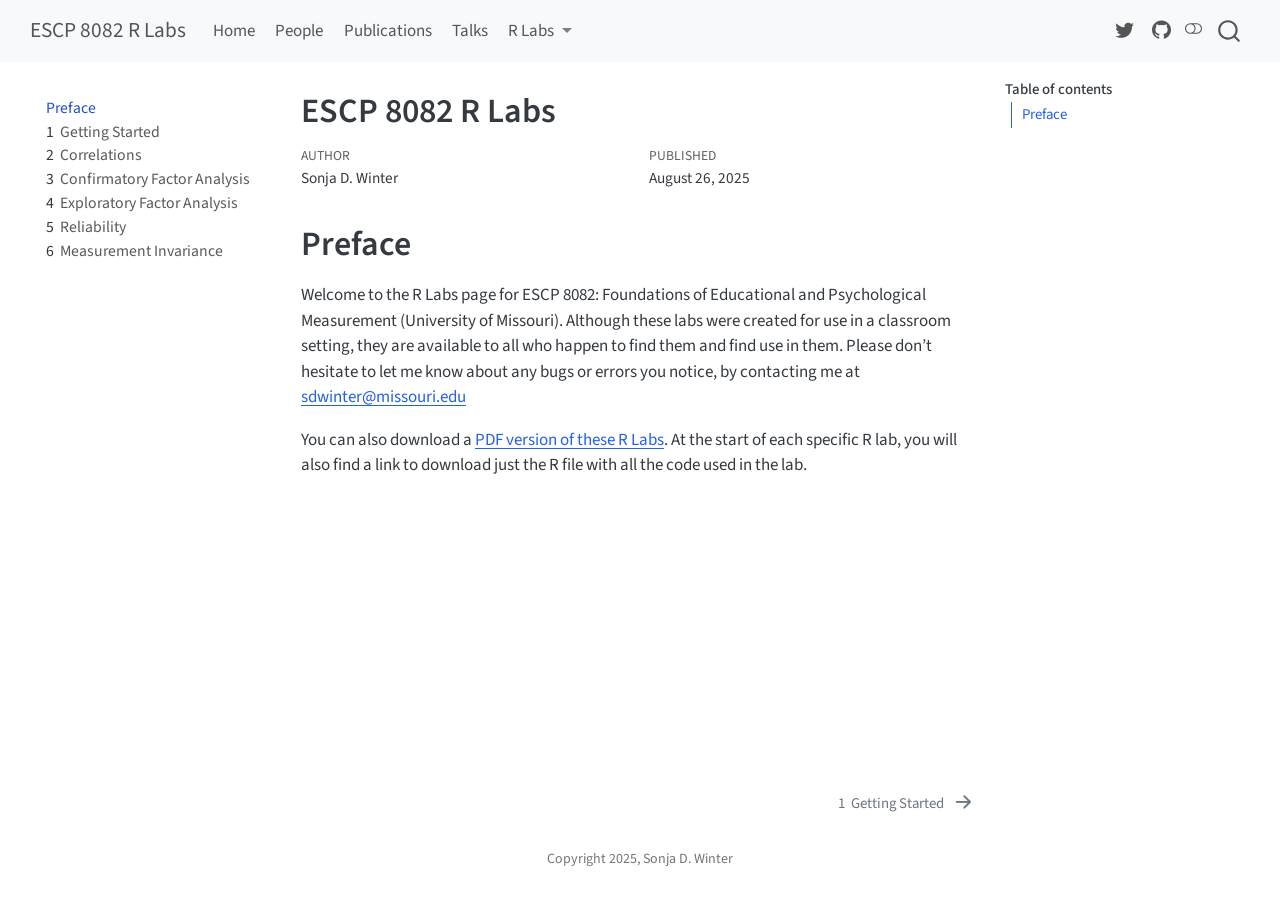
<file: index.html>
<!DOCTYPE html>
<html xmlns="http://www.w3.org/1999/xhtml" lang="en" xml:lang="en"><head>

<meta charset="utf-8">
<meta name="generator" content="quarto-1.9.37">

<meta name="viewport" content="width=device-width, initial-scale=1.0, user-scalable=yes">

<meta name="author" content="Sonja D. Winter">
<meta name="dcterms.date" content="2025-08-26">

<title>ESCP 8082 R Labs</title>
<style>
/* Default styles provided by pandoc.
** See https://pandoc.org/MANUAL.html#variables-for-html for config info.
*/
code{white-space: pre-wrap;}
span.smallcaps{font-variant: small-caps;}
div.columns{display: flex; gap: min(4vw, 1.5em);}
div.column{flex: auto; overflow-x: auto;}
div.hanging-indent{margin-left: 1.5em; text-indent: -1.5em;}
ul.task-list{list-style: none;}
ul.task-list li input[type="checkbox"] {
  width: 0.8em;
  margin: 0 0.8em 0.2em -1em; /* quarto-specific, see https://github.com/quarto-dev/quarto-cli/issues/4556 */ 
  vertical-align: middle;
}
</style>


<script src="site_libs/quarto-nav/quarto-nav.js"></script>
<script src="site_libs/quarto-nav/headroom.min.js"></script>
<script src="site_libs/clipboard/clipboard.min.js"></script>
<script src="site_libs/quarto-search/autocomplete.umd.js"></script>
<script src="site_libs/quarto-search/fuse.min.js"></script>
<script src="site_libs/quarto-search/quarto-search.js"></script>
<meta name="quarto:offset" content="./">
<link href="./gettingstarted.html" rel="next">
<script src="site_libs/quarto-html/quarto.js" type="module"></script>
<script src="site_libs/quarto-html/tabsets/tabsets.js" type="module"></script>
<script src="site_libs/quarto-html/popper.min.js"></script>
<script src="site_libs/quarto-html/tippy.umd.min.js"></script>
<script src="site_libs/quarto-html/anchor.min.js"></script>
<link href="site_libs/quarto-html/tippy.css" rel="stylesheet">
<link href="site_libs/quarto-html/quarto-syntax-highlighting-7f8f88aac4f3542376d5c11b86a4c14d.css" rel="stylesheet" class="quarto-color-scheme" id="quarto-text-highlighting-styles">
<link href="site_libs/quarto-html/quarto-syntax-highlighting-dark-d0ae9245876894da5ac7e18953ecc5cc.css" rel="stylesheet" class="quarto-color-scheme quarto-color-alternate" id="quarto-text-highlighting-styles">
<link href="site_libs/quarto-html/quarto-syntax-highlighting-7f8f88aac4f3542376d5c11b86a4c14d.css" rel="stylesheet" class="quarto-color-scheme-extra" id="quarto-text-highlighting-styles">
<script src="site_libs/bootstrap/bootstrap.min.js"></script>
<link href="site_libs/bootstrap/bootstrap-icons.css" rel="stylesheet">
<link href="site_libs/bootstrap/bootstrap-367522ac618891c39d4b2ae87ea7600e.min.css" rel="stylesheet" append-hash="true" class="quarto-color-scheme" id="quarto-bootstrap" data-mode="light">
<link href="site_libs/bootstrap/bootstrap-dark-9b00ea4fed9809d9aff1ed923f9bddb7.min.css" rel="stylesheet" append-hash="true" class="quarto-color-scheme quarto-color-alternate" id="quarto-bootstrap" data-mode="dark">
<link href="site_libs/bootstrap/bootstrap-367522ac618891c39d4b2ae87ea7600e.min.css" rel="stylesheet" append-hash="true" class="quarto-color-scheme-extra" id="quarto-bootstrap" data-mode="light">
<script id="quarto-search-options" type="application/json">{
  "location": "navbar",
  "copy-button": false,
  "collapse-after": 3,
  "panel-placement": "end",
  "type": "overlay",
  "limit": 50,
  "keyboard-shortcut": [
    "f",
    "/",
    "s"
  ],
  "show-item-context": false,
  "language": {
    "search-no-results-text": "No results",
    "search-matching-documents-text": "matching documents",
    "search-copy-link-title": "Copy link to search",
    "search-hide-matches-text": "Hide additional matches",
    "search-more-match-text": "more match in this document",
    "search-more-matches-text": "more matches in this document",
    "search-clear-button-title": "Clear",
    "search-text-placeholder": "",
    "search-detached-cancel-button-title": "Cancel",
    "search-submit-button-title": "Submit",
    "search-label": "Search"
  }
}</script>


<link rel="stylesheet" href="styles.css">
</head>

<body class="nav-sidebar floating nav-fixed quarto-light"><script id="quarto-html-before-body" type="application/javascript">
    const toggleBodyColorMode = (bsSheetEl) => {
      const mode = bsSheetEl.getAttribute("data-mode");
      const bodyEl = window.document.querySelector("body");
      if (mode === "dark") {
        bodyEl.classList.add("quarto-dark");
        bodyEl.classList.remove("quarto-light");
      } else {
        bodyEl.classList.add("quarto-light");
        bodyEl.classList.remove("quarto-dark");
      }
    }
    const toggleBodyColorPrimary = () => {
      const bsSheetEl = window.document.querySelector("link#quarto-bootstrap:not([rel=disabled-stylesheet])");
      if (bsSheetEl) {
        toggleBodyColorMode(bsSheetEl);
      }
    }
    const setColorSchemeToggle = (alternate) => {
      const toggles = window.document.querySelectorAll('.quarto-color-scheme-toggle');
      for (let i=0; i < toggles.length; i++) {
        const toggle = toggles[i];
        if (toggle) {
          if (alternate) {
            toggle.classList.add("alternate");
          } else {
            toggle.classList.remove("alternate");
          }
        }
      }
    };
    const toggleColorMode = (alternate) => {
      // Switch the stylesheets
      const primaryStylesheets = window.document.querySelectorAll('link.quarto-color-scheme:not(.quarto-color-alternate)');
      const alternateStylesheets = window.document.querySelectorAll('link.quarto-color-scheme.quarto-color-alternate');
      manageTransitions('#quarto-margin-sidebar .nav-link', false);
      if (alternate) {
        // note: dark is layered on light, we don't disable primary!
        enableStylesheet(alternateStylesheets);
        for (const sheetNode of alternateStylesheets) {
          if (sheetNode.id === "quarto-bootstrap") {
            toggleBodyColorMode(sheetNode);
          }
        }
      } else {
        disableStylesheet(alternateStylesheets);
        enableStylesheet(primaryStylesheets)
        toggleBodyColorPrimary();
      }
      manageTransitions('#quarto-margin-sidebar .nav-link', true);
      // Switch the toggles
      setColorSchemeToggle(alternate)
      // Hack to workaround the fact that safari doesn't
      // properly recolor the scrollbar when toggling (#1455)
      if (navigator.userAgent.indexOf('Safari') > 0 && navigator.userAgent.indexOf('Chrome') == -1) {
        manageTransitions("body", false);
        window.scrollTo(0, 1);
        setTimeout(() => {
          window.scrollTo(0, 0);
          manageTransitions("body", true);
        }, 40);
      }
    }
    const disableStylesheet = (stylesheets) => {
      for (let i=0; i < stylesheets.length; i++) {
        const stylesheet = stylesheets[i];
        stylesheet.rel = 'disabled-stylesheet';
      }
    }
    const enableStylesheet = (stylesheets) => {
      for (let i=0; i < stylesheets.length; i++) {
        const stylesheet = stylesheets[i];
        if(stylesheet.rel !== 'stylesheet') { // for Chrome, which will still FOUC without this check
          stylesheet.rel = 'stylesheet';
        }
      }
    }
    const manageTransitions = (selector, allowTransitions) => {
      const els = window.document.querySelectorAll(selector);
      for (let i=0; i < els.length; i++) {
        const el = els[i];
        if (allowTransitions) {
          el.classList.remove('notransition');
        } else {
          el.classList.add('notransition');
        }
      }
    }
    const isFileUrl = () => {
      return window.location.protocol === 'file:';
    }
    const hasAlternateSentinel = () => {
      let styleSentinel = getColorSchemeSentinel();
      if (styleSentinel !== null) {
        return styleSentinel === "alternate";
      } else {
        return false;
      }
    }
    const setStyleSentinel = (alternate) => {
      const value = alternate ? "alternate" : "default";
      if (!isFileUrl()) {
        window.localStorage.setItem("quarto-color-scheme", value);
      } else {
        localAlternateSentinel = value;
      }
    }
    const getColorSchemeSentinel = () => {
      if (!isFileUrl()) {
        const storageValue = window.localStorage.getItem("quarto-color-scheme");
        return storageValue != null ? storageValue : localAlternateSentinel;
      } else {
        return localAlternateSentinel;
      }
    }
    const toggleGiscusIfUsed = (isAlternate, darkModeDefault) => {
      const baseTheme = document.querySelector('#giscus-base-theme')?.value ?? 'light';
      const alternateTheme = document.querySelector('#giscus-alt-theme')?.value ?? 'dark';
      let newTheme = '';
      if(authorPrefersDark) {
        newTheme = isAlternate ? baseTheme : alternateTheme;
      } else {
        newTheme = isAlternate ? alternateTheme : baseTheme;
      }
      const changeGiscusTheme = () => {
        // From: https://github.com/giscus/giscus/issues/336
        const sendMessage = (message) => {
          const iframe = document.querySelector('iframe.giscus-frame');
          if (!iframe) return;
          iframe.contentWindow.postMessage({ giscus: message }, 'https://giscus.app');
        }
        sendMessage({
          setConfig: {
            theme: newTheme
          }
        });
      }
      const isGiscussLoaded = window.document.querySelector('iframe.giscus-frame') !== null;
      if (isGiscussLoaded) {
        changeGiscusTheme();
      }
    };
    const authorPrefersDark = false;
    const darkModeDefault = authorPrefersDark;
      document.querySelector('link#quarto-text-highlighting-styles.quarto-color-scheme-extra').rel = 'disabled-stylesheet';
      document.querySelector('link#quarto-bootstrap.quarto-color-scheme-extra').rel = 'disabled-stylesheet';
    let localAlternateSentinel = darkModeDefault ? 'alternate' : 'default';
    // Dark / light mode switch
    window.quartoToggleColorScheme = () => {
      // Read the current dark / light value
      let toAlternate = !hasAlternateSentinel();
      toggleColorMode(toAlternate);
      setStyleSentinel(toAlternate);
      toggleGiscusIfUsed(toAlternate, darkModeDefault);
      window.dispatchEvent(new Event('resize'));
    };
    // Switch to dark mode if need be
    if (hasAlternateSentinel()) {
      toggleColorMode(true);
    } else {
      toggleColorMode(false);
    }
  </script>

<div id="quarto-search-results"></div>
  <header id="quarto-header" class="headroom fixed-top">
    <nav class="navbar navbar-expand-lg " data-bs-theme="dark">
      <div class="navbar-container container-fluid">
      <div class="navbar-brand-container mx-auto">
    <a class="navbar-brand" href="./index.html">
    <span class="navbar-title">ESCP 8082 R Labs</span>
    </a>
  </div>
            <div id="quarto-search" class="" title="Search"></div>
          <button class="navbar-toggler" type="button" data-bs-toggle="collapse" data-bs-target="#navbarCollapse" aria-controls="navbarCollapse" role="menu" aria-expanded="false" aria-label="Toggle navigation" onclick="if (window.quartoToggleHeadroom) { window.quartoToggleHeadroom(); }">
  <span class="navbar-toggler-icon"></span>
</button>
          <div class="collapse navbar-collapse" id="navbarCollapse">
            <ul class="navbar-nav navbar-nav-scroll me-auto">
  <li class="nav-item">
    <a class="nav-link" href="https://winterstat.github.io/"> 
<span class="menu-text">Home</span></a>
  </li>  
  <li class="nav-item">
    <a class="nav-link" href="https://winterstat.github.io/people.html"> 
<span class="menu-text">People</span></a>
  </li>  
  <li class="nav-item">
    <a class="nav-link" href="https://winterstat.github.io/publications.html"> 
<span class="menu-text">Publications</span></a>
  </li>  
  <li class="nav-item">
    <a class="nav-link" href="https://winterstat.github.io/talks.html"> 
<span class="menu-text">Talks</span></a>
  </li>  
  <li class="nav-item dropdown ">
    <a class="nav-link dropdown-toggle" href="#" id="nav-menu-r-labs" role="link" data-bs-toggle="dropdown" aria-expanded="false">
 <span class="menu-text">R Labs</span>
    </a>
    <ul class="dropdown-menu" aria-labelledby="nav-menu-r-labs">    
        <li>
    <a class="dropdown-item" href="https://winterstat.github.io/escp8082_rlabs">
 <span class="dropdown-text">ESCP 8082 Foundations of Measurement</span></a>
  </li>  
        <li>
    <a class="dropdown-item" href="https://winterstat.github.io/escp9710_rlabs">
 <span class="dropdown-text">ESCP 9710 Structural Equation Modeling</span></a>
  </li>  
    </ul>
  </li>
</ul>
            <ul class="navbar-nav navbar-nav-scroll ms-auto">
  <li class="nav-item compact">
    <a class="nav-link" href="https://www.twitter.com/winterstat"> <i class="bi bi-twitter" role="img">
</i> 
<span class="menu-text"></span></a>
  </li>  
  <li class="nav-item compact">
    <a class="nav-link" href="https://www.github.com/winterstat"> <i class="bi bi-github" role="img">
</i> 
<span class="menu-text"></span></a>
  </li>  
</ul>
          </div> <!-- /navcollapse -->
            <div class="quarto-navbar-tools">
  <a href="" class="quarto-color-scheme-toggle quarto-navigation-tool  px-1" onclick="window.quartoToggleColorScheme(); return false;" title="Toggle dark mode"><i class="bi"></i></a>
</div>
      </div> <!-- /container-fluid -->
    </nav>
  <nav class="quarto-secondary-nav">
    <div class="container-fluid d-flex">
      <button type="button" class="quarto-btn-toggle btn" data-bs-toggle="collapse" role="button" data-bs-target=".quarto-sidebar-collapse-item" aria-controls="quarto-sidebar" aria-expanded="false" aria-label="Toggle sidebar navigation" onclick="if (window.quartoToggleHeadroom) { window.quartoToggleHeadroom(); }">
        <i class="bi bi-layout-text-sidebar-reverse"></i>
      </button>
        <nav class="quarto-page-breadcrumbs" aria-label="breadcrumb"><ol class="breadcrumb"><li class="breadcrumb-item"><a href="./index.html">Preface</a></li></ol></nav>
        <a class="flex-grow-1" role="navigation" data-bs-toggle="collapse" data-bs-target=".quarto-sidebar-collapse-item" aria-controls="quarto-sidebar" aria-expanded="false" aria-label="Toggle sidebar navigation" onclick="if (window.quartoToggleHeadroom) { window.quartoToggleHeadroom(); }">      
        </a>
    </div>
  </nav>
</header>
<!-- content -->
<div id="quarto-content" class="quarto-container page-columns page-rows-contents page-layout-article page-navbar">
<!-- sidebar -->
  <nav id="quarto-sidebar" class="sidebar collapse collapse-horizontal quarto-sidebar-collapse-item sidebar-navigation floating overflow-auto">
    <div class="sidebar-menu-container"> 
    <ul class="list-unstyled mt-1">
        <li class="sidebar-item">
  <div class="sidebar-item-container"> 
  <a href="./index.html" class="sidebar-item-text sidebar-link active">
 <span class="menu-text">Preface</span></a>
  </div>
</li>
        <li class="sidebar-item">
  <div class="sidebar-item-container"> 
  <a href="./gettingstarted.html" class="sidebar-item-text sidebar-link">
 <span class="menu-text"><span class="chapter-number">1</span>&nbsp; <span class="chapter-title">Getting Started</span></span></a>
  </div>
</li>
        <li class="sidebar-item">
  <div class="sidebar-item-container"> 
  <a href="./correlations.html" class="sidebar-item-text sidebar-link">
 <span class="menu-text"><span class="chapter-number">2</span>&nbsp; <span class="chapter-title">Correlations</span></span></a>
  </div>
</li>
        <li class="sidebar-item">
  <div class="sidebar-item-container"> 
  <a href="./confirmatoryfactoranalysis.html" class="sidebar-item-text sidebar-link">
 <span class="menu-text"><span class="chapter-number">3</span>&nbsp; <span class="chapter-title">Confirmatory Factor Analysis</span></span></a>
  </div>
</li>
        <li class="sidebar-item">
  <div class="sidebar-item-container"> 
  <a href="./exploratoryfactoranalysis.html" class="sidebar-item-text sidebar-link">
 <span class="menu-text"><span class="chapter-number">4</span>&nbsp; <span class="chapter-title">Exploratory Factor Analysis</span></span></a>
  </div>
</li>
        <li class="sidebar-item">
  <div class="sidebar-item-container"> 
  <a href="./reliability.html" class="sidebar-item-text sidebar-link">
 <span class="menu-text"><span class="chapter-number">5</span>&nbsp; <span class="chapter-title">Reliability</span></span></a>
  </div>
</li>
        <li class="sidebar-item">
  <div class="sidebar-item-container"> 
  <a href="./measurementinvariance.html" class="sidebar-item-text sidebar-link">
 <span class="menu-text"><span class="chapter-number">6</span>&nbsp; <span class="chapter-title">Measurement Invariance</span></span></a>
  </div>
</li>
    </ul>
    </div>
</nav>
<div id="quarto-sidebar-glass" class="quarto-sidebar-collapse-item" data-bs-toggle="collapse" data-bs-target=".quarto-sidebar-collapse-item"></div>
<!-- margin-sidebar -->
    <div id="quarto-margin-sidebar" class="sidebar margin-sidebar">
        <nav id="TOC" role="doc-toc" class="toc-active">
    <h2 id="toc-title">Table of contents</h2>
   
  <ul>
  <li><a href="#preface" id="toc-preface" class="nav-link active" data-scroll-target="#preface">Preface</a></li>
  </ul>
</nav>
    </div>
<!-- main -->
<main class="content" id="quarto-document-content">


<header id="title-block-header" class="quarto-title-block default">
<div class="quarto-title">
<h1 class="title">ESCP 8082 R Labs</h1>
</div>



<div class="quarto-title-meta">

    <div>
    <div class="quarto-title-meta-heading">Author</div>
    <div class="quarto-title-meta-contents">
             <p>Sonja D. Winter </p>
          </div>
  </div>
    
    <div>
    <div class="quarto-title-meta-heading">Published</div>
    <div class="quarto-title-meta-contents">
      <p class="date">August 26, 2025</p>
    </div>
  </div>
  
    
  </div>
  


</header>


<section id="preface" class="level1 unnumbered">
<h1 class="unnumbered">Preface</h1>
<p>Welcome to the R Labs page for ESCP 8082: Foundations of Educational and Psychological Measurement (University of Missouri). Although these labs were created for use in a classroom setting, they are available to all who happen to find them and find use in them. Please don’t hesitate to let me know about any bugs or errors you notice, by contacting me at <a href="mailto:sdwinter@missouri.edu">sdwinter@missouri.edu</a></p>
<p>You can also download a <a href="ESCP-8082-R-Labs.pdf">PDF version of these R Labs</a>. At the start of each specific R lab, you will also find a link to download just the R file with all the code used in the lab.</p>


</section>

</main> <!-- /main -->
<script id="quarto-html-after-body" type="application/javascript">
  window.document.addEventListener("DOMContentLoaded", function (event) {
    // Ensure there is a toggle, if there isn't float one in the top right
    if (window.document.querySelector('.quarto-color-scheme-toggle') === null) {
      const a = window.document.createElement('a');
      a.classList.add('top-right');
      a.classList.add('quarto-color-scheme-toggle');
      a.href = "";
      a.onclick = function() { try { window.quartoToggleColorScheme(); } catch {} return false; };
      const i = window.document.createElement("i");
      i.classList.add('bi');
      a.appendChild(i);
      window.document.body.appendChild(a);
    }
    setColorSchemeToggle(hasAlternateSentinel())
    const icon = "";
    const anchorJS = new window.AnchorJS();
    anchorJS.options = {
      placement: 'right',
      icon: icon
    };
    anchorJS.add('.anchored');
    const isCodeAnnotation = (el) => {
      for (const clz of el.classList) {
        if (clz.startsWith('code-annotation-')) {                     
          return true;
        }
      }
      return false;
    }
    const onCopySuccess = function(e) {
      // button target
      const button = e.trigger;
      // don't keep focus
      button.blur();
      // flash "checked"
      button.classList.add('code-copy-button-checked');
      var currentTitle = button.getAttribute("title");
      button.setAttribute("title", "Copied!");
      let tooltip;
      if (window.bootstrap) {
        button.setAttribute("data-bs-toggle", "tooltip");
        button.setAttribute("data-bs-placement", "left");
        button.setAttribute("data-bs-title", "Copied!");
        tooltip = new bootstrap.Tooltip(button, 
          { trigger: "manual", 
            customClass: "code-copy-button-tooltip",
            offset: [0, -8]});
        tooltip.show();    
      }
      setTimeout(function() {
        if (tooltip) {
          tooltip.hide();
          button.removeAttribute("data-bs-title");
          button.removeAttribute("data-bs-toggle");
          button.removeAttribute("data-bs-placement");
        }
        button.setAttribute("title", currentTitle);
        button.classList.remove('code-copy-button-checked');
      }, 1000);
      // clear code selection
      e.clearSelection();
    }
    const getTextToCopy = function(trigger) {
      const outerScaffold = trigger.parentElement.cloneNode(true);
      const codeEl = outerScaffold.querySelector('code');
      for (const childEl of codeEl.children) {
        if (isCodeAnnotation(childEl)) {
          childEl.remove();
        }
      }
      return codeEl.innerText;
    }
    const clipboard = new window.ClipboardJS('.code-copy-button:not([data-in-quarto-modal])', {
      text: getTextToCopy
    });
    clipboard.on('success', onCopySuccess);
    if (window.document.getElementById('quarto-embedded-source-code-modal')) {
      const clipboardModal = new window.ClipboardJS('.code-copy-button[data-in-quarto-modal]', {
        text: getTextToCopy,
        container: window.document.getElementById('quarto-embedded-source-code-modal')
      });
      clipboardModal.on('success', onCopySuccess);
    }
      var localhostRegex = new RegExp(/^(?:http|https):\/\/localhost\:?[0-9]*\//);
      var mailtoRegex = new RegExp(/^mailto:/);
        var filterRegex = new RegExp('/' + window.location.host + '/');
      var isInternal = (href) => {
          return filterRegex.test(href) || localhostRegex.test(href) || mailtoRegex.test(href);
      }
      // Inspect non-navigation links and adorn them if external
     var links = window.document.querySelectorAll('a[href]:not(.nav-link):not(.navbar-brand):not(.toc-action):not(.sidebar-link):not(.sidebar-item-toggle):not(.pagination-link):not(.no-external):not([aria-hidden]):not(.dropdown-item):not(.quarto-navigation-tool):not(.about-link)');
      for (var i=0; i<links.length; i++) {
        const link = links[i];
        if (!isInternal(link.href)) {
          // undo the damage that might have been done by quarto-nav.js in the case of
          // links that we want to consider external
          if (link.dataset.originalHref !== undefined) {
            link.href = link.dataset.originalHref;
          }
            // target, if specified
            link.setAttribute("target", "_blank");
            if (link.getAttribute("rel") === null) {
              link.setAttribute("rel", "noopener");
            }
        }
      }
    function tippyHover(el, contentFn, onTriggerFn, onUntriggerFn) {
      const config = {
        allowHTML: true,
        maxWidth: 500,
        delay: 100,
        arrow: false,
        appendTo: function(el) {
            return el.parentElement;
        },
        interactive: true,
        interactiveBorder: 10,
        theme: 'quarto',
        placement: 'bottom-start',
      };
      if (contentFn) {
        config.content = contentFn;
      }
      if (onTriggerFn) {
        config.onTrigger = onTriggerFn;
      }
      if (onUntriggerFn) {
        config.onUntrigger = onUntriggerFn;
      }
      window.tippy(el, config); 
    }
    const noterefs = window.document.querySelectorAll('a[role="doc-noteref"]');
    for (var i=0; i<noterefs.length; i++) {
      const ref = noterefs[i];
      tippyHover(ref, function() {
        // use id or data attribute instead here
        let href = ref.getAttribute('data-footnote-href') || ref.getAttribute('href');
        try { href = new URL(href).hash; } catch {}
        const id = href.replace(/^#\/?/, "");
        const note = window.document.getElementById(id);
        if (note) {
          return note.innerHTML;
        } else {
          return "";
        }
      });
    }
    const xrefs = window.document.querySelectorAll('a.quarto-xref');
    const processXRef = (id, note) => {
      // Strip column container classes
      const stripColumnClz = (el) => {
        el.classList.remove("page-full", "page-columns");
        if (el.children) {
          for (const child of el.children) {
            stripColumnClz(child);
          }
        }
      }
      stripColumnClz(note)
      if (id === null || id.startsWith('sec-')) {
        // Special case sections, only their first couple elements
        const container = document.createElement("div");
        if (note.children && note.children.length > 2) {
          container.appendChild(note.children[0].cloneNode(true));
          for (let i = 1; i < note.children.length; i++) {
            const child = note.children[i];
            if (child.tagName === "P" && child.innerText === "") {
              continue;
            } else {
              container.appendChild(child.cloneNode(true));
              break;
            }
          }
          if (window.Quarto?.typesetMath) {
            window.Quarto.typesetMath(container);
          }
          return container.innerHTML
        } else {
          if (window.Quarto?.typesetMath) {
            window.Quarto.typesetMath(note);
          }
          return note.innerHTML;
        }
      } else {
        // Remove any anchor links if they are present
        const anchorLink = note.querySelector('a.anchorjs-link');
        if (anchorLink) {
          anchorLink.remove();
        }
        if (window.Quarto?.typesetMath) {
          window.Quarto.typesetMath(note);
        }
        if (note.classList.contains("callout")) {
          return note.outerHTML;
        } else {
          return note.innerHTML;
        }
      }
    }
    for (var i=0; i<xrefs.length; i++) {
      const xref = xrefs[i];
      tippyHover(xref, undefined, function(instance) {
        instance.disable();
        let url = xref.getAttribute('href');
        let hash = undefined; 
        if (url.startsWith('#')) {
          hash = url;
        } else {
          try { hash = new URL(url).hash; } catch {}
        }
        if (hash) {
          const id = hash.replace(/^#\/?/, "");
          const note = window.document.getElementById(id);
          if (note !== null) {
            try {
              const html = processXRef(id, note.cloneNode(true));
              instance.setContent(html);
            } finally {
              instance.enable();
              instance.show();
            }
          } else {
            // See if we can fetch this
            fetch(url.split('#')[0])
            .then(res => res.text())
            .then(html => {
              const parser = new DOMParser();
              const htmlDoc = parser.parseFromString(html, "text/html");
              const note = htmlDoc.getElementById(id);
              if (note !== null) {
                const html = processXRef(id, note);
                instance.setContent(html);
              } 
            }).finally(() => {
              instance.enable();
              instance.show();
            });
          }
        } else {
          // See if we can fetch a full url (with no hash to target)
          // This is a special case and we should probably do some content thinning / targeting
          fetch(url)
          .then(res => res.text())
          .then(html => {
            const parser = new DOMParser();
            const htmlDoc = parser.parseFromString(html, "text/html");
            const note = htmlDoc.querySelector('main.content');
            if (note !== null) {
              // This should only happen for chapter cross references
              // (since there is no id in the URL)
              // remove the first header
              if (note.children.length > 0 && note.children[0].tagName === "HEADER") {
                note.children[0].remove();
              }
              const html = processXRef(null, note);
              instance.setContent(html);
            } 
          }).finally(() => {
            instance.enable();
            instance.show();
          });
        }
      }, function(instance) {
      });
    }
        let selectedAnnoteEl;
        const selectorForAnnotation = ( cell, annotation) => {
          let cellAttr = 'data-code-cell="' + cell + '"';
          let lineAttr = 'data-code-annotation="' +  annotation + '"';
          const selector = 'span[' + cellAttr + '][' + lineAttr + ']';
          return selector;
        }
        const selectCodeLines = (annoteEl) => {
          const doc = window.document;
          const targetCell = annoteEl.getAttribute("data-target-cell");
          const targetAnnotation = annoteEl.getAttribute("data-target-annotation");
          const annoteSpan = window.document.querySelector(selectorForAnnotation(targetCell, targetAnnotation));
          const lines = annoteSpan.getAttribute("data-code-lines").split(",");
          const lineIds = lines.map((line) => {
            return targetCell + "-" + line;
          })
          let top = null;
          let height = null;
          let parent = null;
          if (lineIds.length > 0) {
              //compute the position of the single el (top and bottom and make a div)
              const el = window.document.getElementById(lineIds[0]);
              top = el.offsetTop;
              height = el.offsetHeight;
              parent = el.parentElement.parentElement;
            if (lineIds.length > 1) {
              const lastEl = window.document.getElementById(lineIds[lineIds.length - 1]);
              const bottom = lastEl.offsetTop + lastEl.offsetHeight;
              height = bottom - top;
            }
            if (top !== null && height !== null && parent !== null) {
              // cook up a div (if necessary) and position it 
              let div = window.document.getElementById("code-annotation-line-highlight");
              if (div === null) {
                div = window.document.createElement("div");
                div.setAttribute("id", "code-annotation-line-highlight");
                div.style.position = 'absolute';
                parent.appendChild(div);
              }
              div.style.top = top - 2 + "px";
              div.style.height = height + 4 + "px";
              div.style.left = 0;
              let gutterDiv = window.document.getElementById("code-annotation-line-highlight-gutter");
              if (gutterDiv === null) {
                gutterDiv = window.document.createElement("div");
                gutterDiv.setAttribute("id", "code-annotation-line-highlight-gutter");
                gutterDiv.style.position = 'absolute';
                const codeCell = window.document.getElementById(targetCell);
                const gutter = codeCell.querySelector('.code-annotation-gutter');
                gutter.appendChild(gutterDiv);
              }
              gutterDiv.style.top = top - 2 + "px";
              gutterDiv.style.height = height + 4 + "px";
            }
            selectedAnnoteEl = annoteEl;
          }
        };
        const unselectCodeLines = () => {
          const elementsIds = ["code-annotation-line-highlight", "code-annotation-line-highlight-gutter"];
          elementsIds.forEach((elId) => {
            const div = window.document.getElementById(elId);
            if (div) {
              div.remove();
            }
          });
          selectedAnnoteEl = undefined;
        };
          // Handle positioning of the toggle
      window.addEventListener(
        "resize",
        throttle(() => {
          elRect = undefined;
          if (selectedAnnoteEl) {
            selectCodeLines(selectedAnnoteEl);
          }
        }, 10)
      );
      function throttle(fn, ms) {
      let throttle = false;
      let timer;
        return (...args) => {
          if(!throttle) { // first call gets through
              fn.apply(this, args);
              throttle = true;
          } else { // all the others get throttled
              if(timer) clearTimeout(timer); // cancel #2
              timer = setTimeout(() => {
                fn.apply(this, args);
                timer = throttle = false;
              }, ms);
          }
        };
      }
        // Attach click handler to the DT
        const annoteDls = window.document.querySelectorAll('dt[data-target-cell]');
        for (const annoteDlNode of annoteDls) {
          annoteDlNode.addEventListener('click', (event) => {
            const clickedEl = event.target;
            if (clickedEl !== selectedAnnoteEl) {
              unselectCodeLines();
              const activeEl = window.document.querySelector('dt[data-target-cell].code-annotation-active');
              if (activeEl) {
                activeEl.classList.remove('code-annotation-active');
              }
              selectCodeLines(clickedEl);
              clickedEl.classList.add('code-annotation-active');
            } else {
              // Unselect the line
              unselectCodeLines();
              clickedEl.classList.remove('code-annotation-active');
            }
          });
        }
    const findCites = (el) => {
      const parentEl = el.parentElement;
      if (parentEl) {
        const cites = parentEl.dataset.cites;
        if (cites) {
          return {
            el,
            cites: cites.split(' ')
          };
        } else {
          return findCites(el.parentElement)
        }
      } else {
        return undefined;
      }
    };
    var bibliorefs = window.document.querySelectorAll('a[role="doc-biblioref"]');
    for (var i=0; i<bibliorefs.length; i++) {
      const ref = bibliorefs[i];
      const citeInfo = findCites(ref);
      if (citeInfo) {
        tippyHover(citeInfo.el, function() {
          var popup = window.document.createElement('div');
          citeInfo.cites.forEach(function(cite) {
            var citeDiv = window.document.createElement('div');
            citeDiv.classList.add('hanging-indent');
            citeDiv.classList.add('csl-entry');
            var biblioDiv = window.document.getElementById('ref-' + cite);
            if (biblioDiv) {
              citeDiv.innerHTML = biblioDiv.innerHTML;
            }
            popup.appendChild(citeDiv);
          });
          return popup.innerHTML;
        });
      }
    }
  });
  </script>
<nav class="page-navigation">
  <div class="nav-page nav-page-previous">
  </div>
  <div class="nav-page nav-page-next">
      <a href="./gettingstarted.html" class="pagination-link" aria-label="Getting Started">
        <span class="nav-page-text"><span class="chapter-number">1</span>&nbsp; <span class="chapter-title">Getting Started</span></span> <i class="bi bi-arrow-right-short"></i>
      </a>
  </div>
</nav>
</div> <!-- /content -->
<footer class="footer">
  <div class="nav-footer">
    <div class="nav-footer-left">
      &nbsp;
    </div>   
    <div class="nav-footer-center">
<p>Copyright 2025, Sonja D. Winter</p>
</div>
    <div class="nav-footer-right">
      &nbsp;
    </div>
  </div>
</footer>




</body></html>
</file>
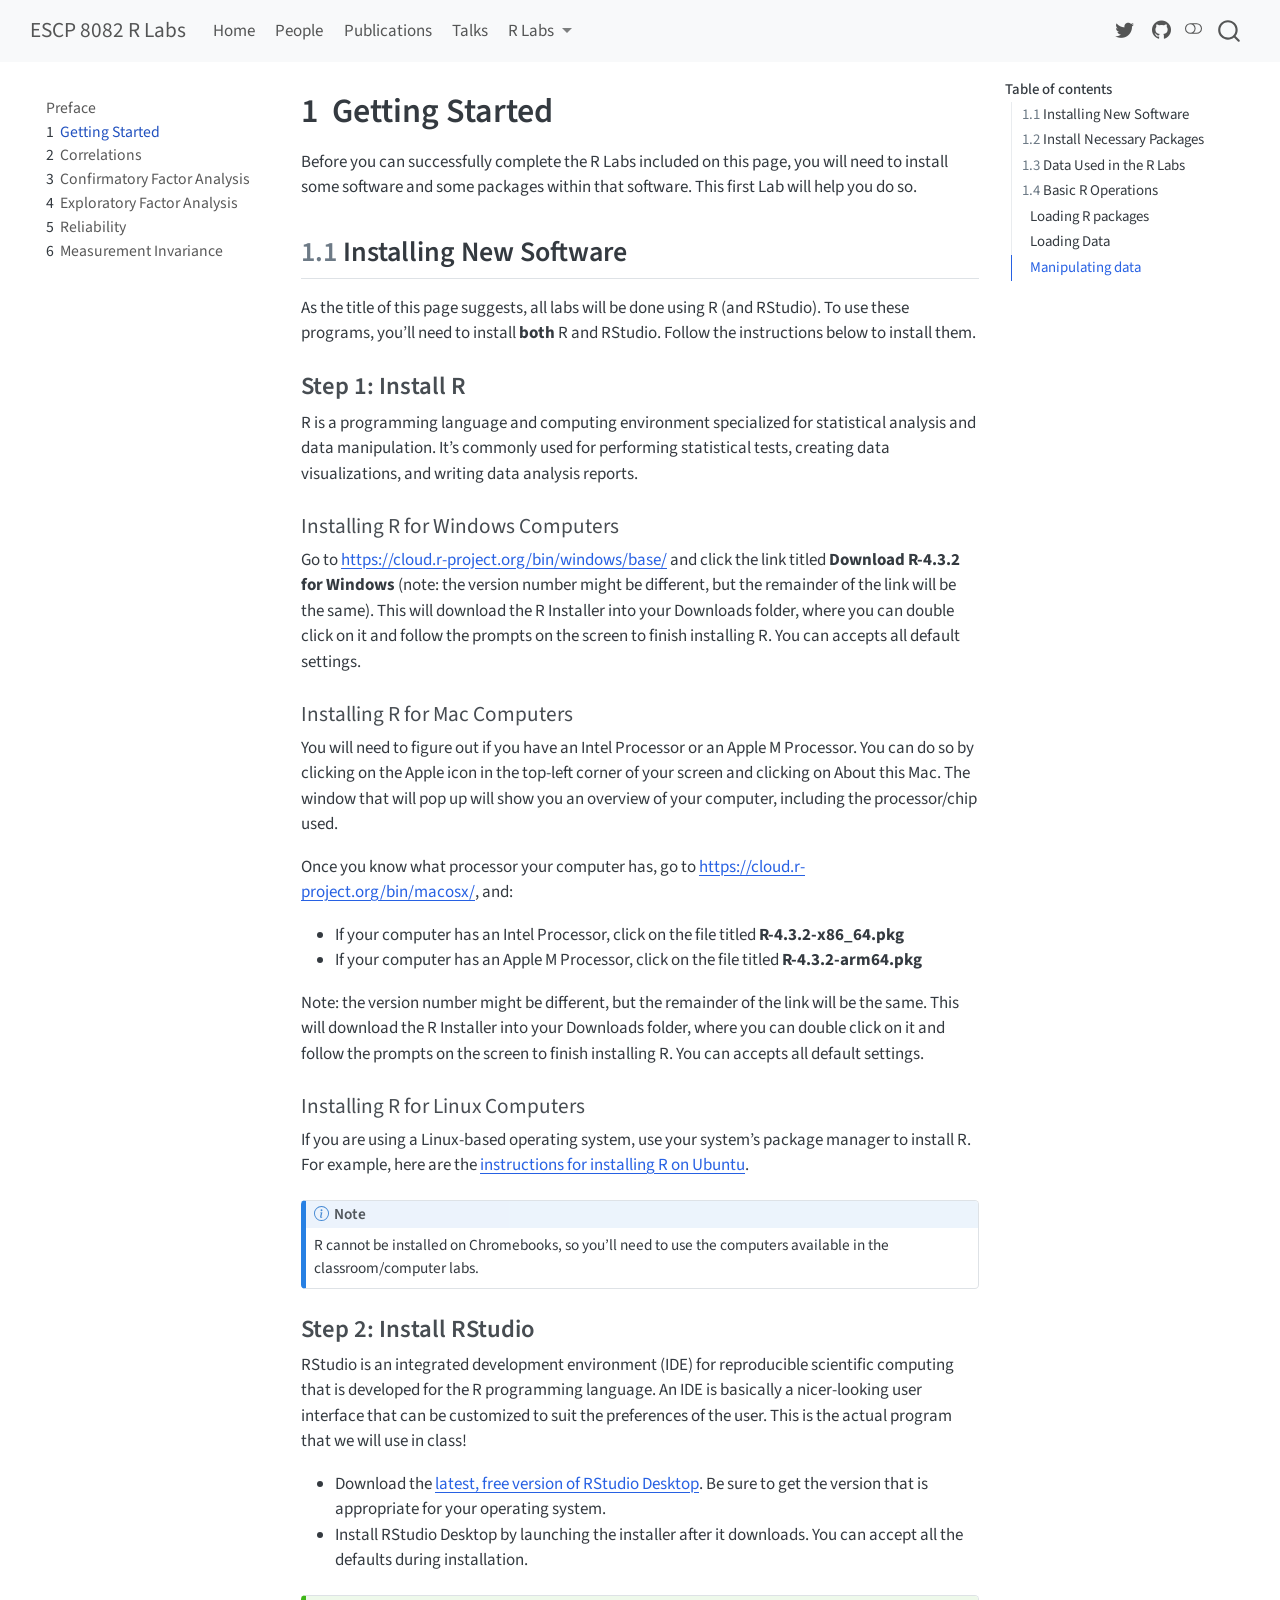
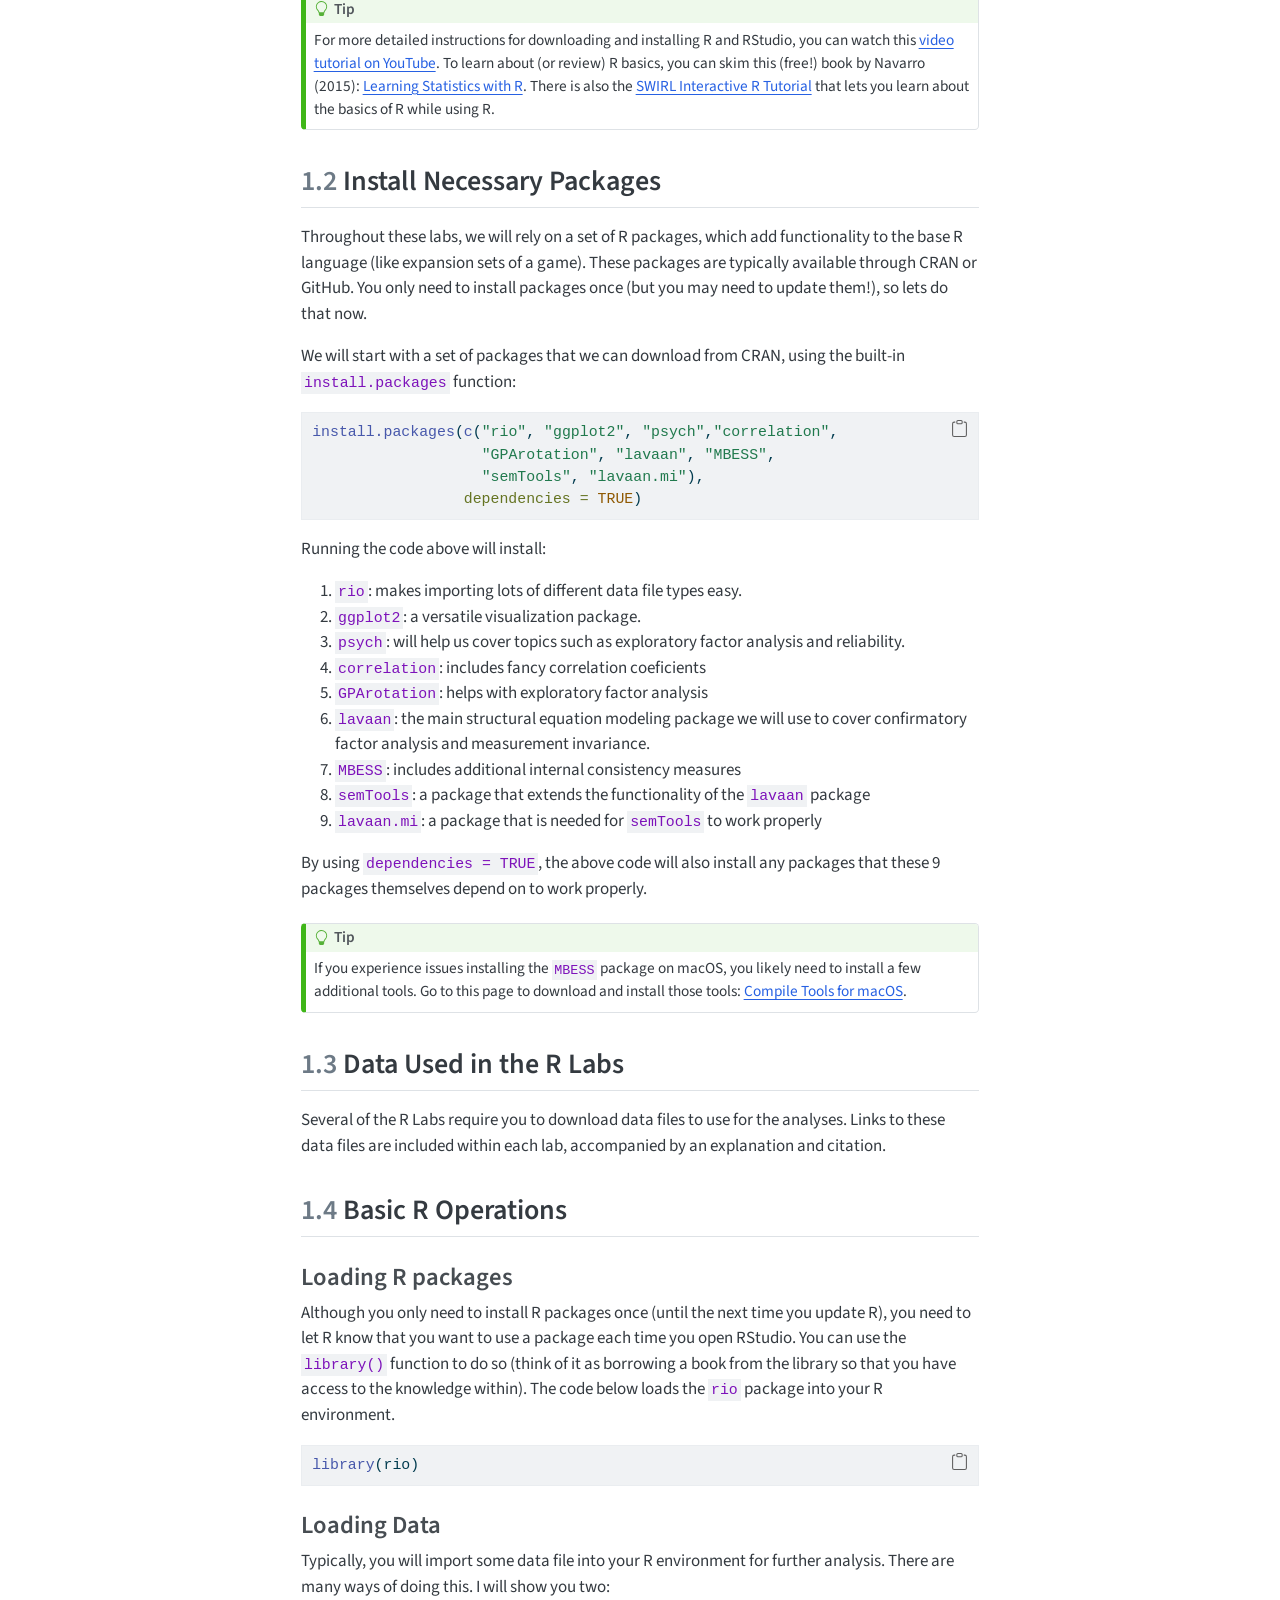
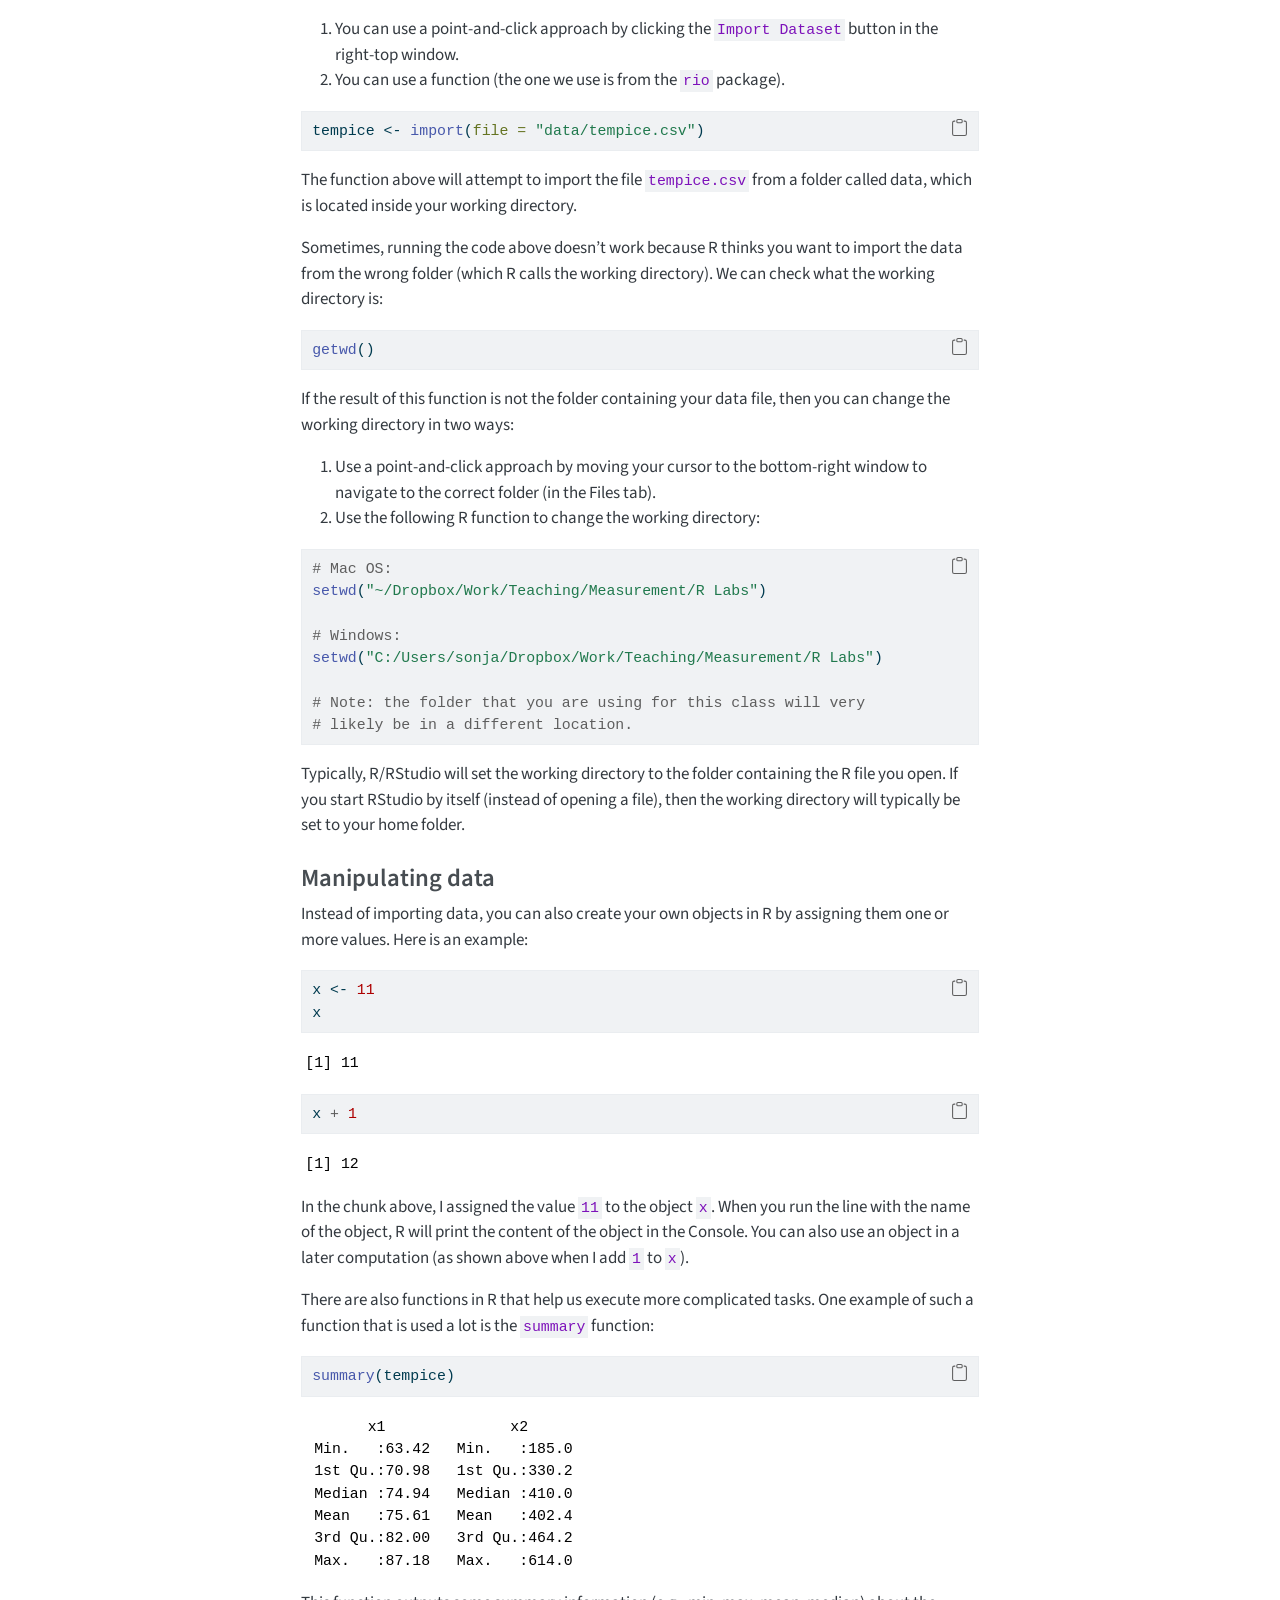
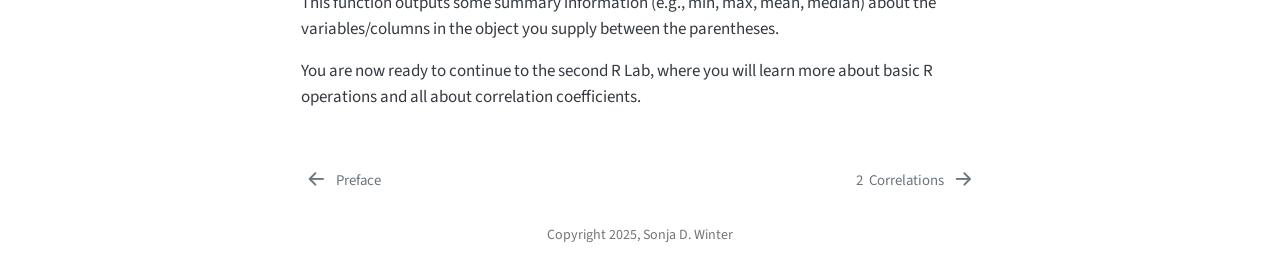
<file: gettingstarted.html>
<!DOCTYPE html>
<html xmlns="http://www.w3.org/1999/xhtml" lang="en" xml:lang="en"><head>

<meta charset="utf-8">
<meta name="generator" content="quarto-1.9.37">

<meta name="viewport" content="width=device-width, initial-scale=1.0, user-scalable=yes">


<title>1&nbsp; Getting Started – ESCP 8082 R Labs</title>
<style>
/* Default styles provided by pandoc.
** See https://pandoc.org/MANUAL.html#variables-for-html for config info.
*/
code{white-space: pre-wrap;}
span.smallcaps{font-variant: small-caps;}
div.columns{display: flex; gap: min(4vw, 1.5em);}
div.column{flex: auto; overflow-x: auto;}
div.hanging-indent{margin-left: 1.5em; text-indent: -1.5em;}
ul.task-list{list-style: none;}
ul.task-list li input[type="checkbox"] {
  width: 0.8em;
  margin: 0 0.8em 0.2em -1em; /* quarto-specific, see https://github.com/quarto-dev/quarto-cli/issues/4556 */ 
  vertical-align: middle;
}
/* CSS for syntax highlighting */
html { -webkit-text-size-adjust: 100%; }
pre > code.sourceCode { white-space: pre; position: relative; }
pre > code.sourceCode > span { display: inline-block; line-height: 1.25; }
pre > code.sourceCode > span:empty { height: 1.2em; }
.sourceCode { overflow: visible; }
code.sourceCode > span { color: inherit; text-decoration: inherit; }
div.sourceCode { margin: 1em 0; }
pre.sourceCode { margin: 0; }
@media screen {
div.sourceCode { overflow: auto; }
}
@media print {
pre > code.sourceCode { white-space: pre-wrap; }
pre > code.sourceCode > span { text-indent: -5em; padding-left: 5em; }
}
pre.numberSource code
  { counter-reset: source-line 0; }
pre.numberSource code > span
  { position: relative; left: -4em; counter-increment: source-line; }
pre.numberSource code > span > a:first-child::before
  { content: counter(source-line);
    position: relative; left: -1em; text-align: right; vertical-align: baseline;
    border: none; display: inline-block;
    -webkit-touch-callout: none; -webkit-user-select: none;
    -khtml-user-select: none; -moz-user-select: none;
    -ms-user-select: none; user-select: none;
    padding: 0 4px; width: 4em;
  }
pre.numberSource { margin-left: 3em;  padding-left: 4px; }
div.sourceCode
  {   }
@media screen {
pre > code.sourceCode > span > a:first-child::before { text-decoration: underline; }
}
</style>


<script src="site_libs/quarto-nav/quarto-nav.js"></script>
<script src="site_libs/quarto-nav/headroom.min.js"></script>
<script src="site_libs/clipboard/clipboard.min.js"></script>
<script src="site_libs/quarto-search/autocomplete.umd.js"></script>
<script src="site_libs/quarto-search/fuse.min.js"></script>
<script src="site_libs/quarto-search/quarto-search.js"></script>
<meta name="quarto:offset" content="./">
<link href="./correlations.html" rel="next">
<link href="./index.html" rel="prev">
<script src="site_libs/quarto-html/quarto.js" type="module"></script>
<script src="site_libs/quarto-html/tabsets/tabsets.js" type="module"></script>
<script src="site_libs/quarto-html/popper.min.js"></script>
<script src="site_libs/quarto-html/tippy.umd.min.js"></script>
<script src="site_libs/quarto-html/anchor.min.js"></script>
<link href="site_libs/quarto-html/tippy.css" rel="stylesheet">
<link href="site_libs/quarto-html/quarto-syntax-highlighting-7f8f88aac4f3542376d5c11b86a4c14d.css" rel="stylesheet" class="quarto-color-scheme" id="quarto-text-highlighting-styles">
<link href="site_libs/quarto-html/quarto-syntax-highlighting-dark-d0ae9245876894da5ac7e18953ecc5cc.css" rel="stylesheet" class="quarto-color-scheme quarto-color-alternate" id="quarto-text-highlighting-styles">
<link href="site_libs/quarto-html/quarto-syntax-highlighting-7f8f88aac4f3542376d5c11b86a4c14d.css" rel="stylesheet" class="quarto-color-scheme-extra" id="quarto-text-highlighting-styles">
<script src="site_libs/bootstrap/bootstrap.min.js"></script>
<link href="site_libs/bootstrap/bootstrap-icons.css" rel="stylesheet">
<link href="site_libs/bootstrap/bootstrap-367522ac618891c39d4b2ae87ea7600e.min.css" rel="stylesheet" append-hash="true" class="quarto-color-scheme" id="quarto-bootstrap" data-mode="light">
<link href="site_libs/bootstrap/bootstrap-dark-9b00ea4fed9809d9aff1ed923f9bddb7.min.css" rel="stylesheet" append-hash="true" class="quarto-color-scheme quarto-color-alternate" id="quarto-bootstrap" data-mode="dark">
<link href="site_libs/bootstrap/bootstrap-367522ac618891c39d4b2ae87ea7600e.min.css" rel="stylesheet" append-hash="true" class="quarto-color-scheme-extra" id="quarto-bootstrap" data-mode="light">
<script id="quarto-search-options" type="application/json">{
  "location": "navbar",
  "copy-button": false,
  "collapse-after": 3,
  "panel-placement": "end",
  "type": "overlay",
  "limit": 50,
  "keyboard-shortcut": [
    "f",
    "/",
    "s"
  ],
  "show-item-context": false,
  "language": {
    "search-no-results-text": "No results",
    "search-matching-documents-text": "matching documents",
    "search-copy-link-title": "Copy link to search",
    "search-hide-matches-text": "Hide additional matches",
    "search-more-match-text": "more match in this document",
    "search-more-matches-text": "more matches in this document",
    "search-clear-button-title": "Clear",
    "search-text-placeholder": "",
    "search-detached-cancel-button-title": "Cancel",
    "search-submit-button-title": "Submit",
    "search-label": "Search"
  }
}</script>


<link rel="stylesheet" href="styles.css">
</head>

<body class="nav-sidebar floating nav-fixed quarto-light"><script id="quarto-html-before-body" type="application/javascript">
    const toggleBodyColorMode = (bsSheetEl) => {
      const mode = bsSheetEl.getAttribute("data-mode");
      const bodyEl = window.document.querySelector("body");
      if (mode === "dark") {
        bodyEl.classList.add("quarto-dark");
        bodyEl.classList.remove("quarto-light");
      } else {
        bodyEl.classList.add("quarto-light");
        bodyEl.classList.remove("quarto-dark");
      }
    }
    const toggleBodyColorPrimary = () => {
      const bsSheetEl = window.document.querySelector("link#quarto-bootstrap:not([rel=disabled-stylesheet])");
      if (bsSheetEl) {
        toggleBodyColorMode(bsSheetEl);
      }
    }
    const setColorSchemeToggle = (alternate) => {
      const toggles = window.document.querySelectorAll('.quarto-color-scheme-toggle');
      for (let i=0; i < toggles.length; i++) {
        const toggle = toggles[i];
        if (toggle) {
          if (alternate) {
            toggle.classList.add("alternate");
          } else {
            toggle.classList.remove("alternate");
          }
        }
      }
    };
    const toggleColorMode = (alternate) => {
      // Switch the stylesheets
      const primaryStylesheets = window.document.querySelectorAll('link.quarto-color-scheme:not(.quarto-color-alternate)');
      const alternateStylesheets = window.document.querySelectorAll('link.quarto-color-scheme.quarto-color-alternate');
      manageTransitions('#quarto-margin-sidebar .nav-link', false);
      if (alternate) {
        // note: dark is layered on light, we don't disable primary!
        enableStylesheet(alternateStylesheets);
        for (const sheetNode of alternateStylesheets) {
          if (sheetNode.id === "quarto-bootstrap") {
            toggleBodyColorMode(sheetNode);
          }
        }
      } else {
        disableStylesheet(alternateStylesheets);
        enableStylesheet(primaryStylesheets)
        toggleBodyColorPrimary();
      }
      manageTransitions('#quarto-margin-sidebar .nav-link', true);
      // Switch the toggles
      setColorSchemeToggle(alternate)
      // Hack to workaround the fact that safari doesn't
      // properly recolor the scrollbar when toggling (#1455)
      if (navigator.userAgent.indexOf('Safari') > 0 && navigator.userAgent.indexOf('Chrome') == -1) {
        manageTransitions("body", false);
        window.scrollTo(0, 1);
        setTimeout(() => {
          window.scrollTo(0, 0);
          manageTransitions("body", true);
        }, 40);
      }
    }
    const disableStylesheet = (stylesheets) => {
      for (let i=0; i < stylesheets.length; i++) {
        const stylesheet = stylesheets[i];
        stylesheet.rel = 'disabled-stylesheet';
      }
    }
    const enableStylesheet = (stylesheets) => {
      for (let i=0; i < stylesheets.length; i++) {
        const stylesheet = stylesheets[i];
        if(stylesheet.rel !== 'stylesheet') { // for Chrome, which will still FOUC without this check
          stylesheet.rel = 'stylesheet';
        }
      }
    }
    const manageTransitions = (selector, allowTransitions) => {
      const els = window.document.querySelectorAll(selector);
      for (let i=0; i < els.length; i++) {
        const el = els[i];
        if (allowTransitions) {
          el.classList.remove('notransition');
        } else {
          el.classList.add('notransition');
        }
      }
    }
    const isFileUrl = () => {
      return window.location.protocol === 'file:';
    }
    const hasAlternateSentinel = () => {
      let styleSentinel = getColorSchemeSentinel();
      if (styleSentinel !== null) {
        return styleSentinel === "alternate";
      } else {
        return false;
      }
    }
    const setStyleSentinel = (alternate) => {
      const value = alternate ? "alternate" : "default";
      if (!isFileUrl()) {
        window.localStorage.setItem("quarto-color-scheme", value);
      } else {
        localAlternateSentinel = value;
      }
    }
    const getColorSchemeSentinel = () => {
      if (!isFileUrl()) {
        const storageValue = window.localStorage.getItem("quarto-color-scheme");
        return storageValue != null ? storageValue : localAlternateSentinel;
      } else {
        return localAlternateSentinel;
      }
    }
    const toggleGiscusIfUsed = (isAlternate, darkModeDefault) => {
      const baseTheme = document.querySelector('#giscus-base-theme')?.value ?? 'light';
      const alternateTheme = document.querySelector('#giscus-alt-theme')?.value ?? 'dark';
      let newTheme = '';
      if(authorPrefersDark) {
        newTheme = isAlternate ? baseTheme : alternateTheme;
      } else {
        newTheme = isAlternate ? alternateTheme : baseTheme;
      }
      const changeGiscusTheme = () => {
        // From: https://github.com/giscus/giscus/issues/336
        const sendMessage = (message) => {
          const iframe = document.querySelector('iframe.giscus-frame');
          if (!iframe) return;
          iframe.contentWindow.postMessage({ giscus: message }, 'https://giscus.app');
        }
        sendMessage({
          setConfig: {
            theme: newTheme
          }
        });
      }
      const isGiscussLoaded = window.document.querySelector('iframe.giscus-frame') !== null;
      if (isGiscussLoaded) {
        changeGiscusTheme();
      }
    };
    const authorPrefersDark = false;
    const darkModeDefault = authorPrefersDark;
      document.querySelector('link#quarto-text-highlighting-styles.quarto-color-scheme-extra').rel = 'disabled-stylesheet';
      document.querySelector('link#quarto-bootstrap.quarto-color-scheme-extra').rel = 'disabled-stylesheet';
    let localAlternateSentinel = darkModeDefault ? 'alternate' : 'default';
    // Dark / light mode switch
    window.quartoToggleColorScheme = () => {
      // Read the current dark / light value
      let toAlternate = !hasAlternateSentinel();
      toggleColorMode(toAlternate);
      setStyleSentinel(toAlternate);
      toggleGiscusIfUsed(toAlternate, darkModeDefault);
      window.dispatchEvent(new Event('resize'));
    };
    // Switch to dark mode if need be
    if (hasAlternateSentinel()) {
      toggleColorMode(true);
    } else {
      toggleColorMode(false);
    }
  </script>

<div id="quarto-search-results"></div>
  <header id="quarto-header" class="headroom fixed-top">
    <nav class="navbar navbar-expand-lg " data-bs-theme="dark">
      <div class="navbar-container container-fluid">
      <div class="navbar-brand-container mx-auto">
    <a class="navbar-brand" href="./index.html">
    <span class="navbar-title">ESCP 8082 R Labs</span>
    </a>
  </div>
            <div id="quarto-search" class="" title="Search"></div>
          <button class="navbar-toggler" type="button" data-bs-toggle="collapse" data-bs-target="#navbarCollapse" aria-controls="navbarCollapse" role="menu" aria-expanded="false" aria-label="Toggle navigation" onclick="if (window.quartoToggleHeadroom) { window.quartoToggleHeadroom(); }">
  <span class="navbar-toggler-icon"></span>
</button>
          <div class="collapse navbar-collapse" id="navbarCollapse">
            <ul class="navbar-nav navbar-nav-scroll me-auto">
  <li class="nav-item">
    <a class="nav-link" href="https://winterstat.github.io/"> 
<span class="menu-text">Home</span></a>
  </li>  
  <li class="nav-item">
    <a class="nav-link" href="https://winterstat.github.io/people.html"> 
<span class="menu-text">People</span></a>
  </li>  
  <li class="nav-item">
    <a class="nav-link" href="https://winterstat.github.io/publications.html"> 
<span class="menu-text">Publications</span></a>
  </li>  
  <li class="nav-item">
    <a class="nav-link" href="https://winterstat.github.io/talks.html"> 
<span class="menu-text">Talks</span></a>
  </li>  
  <li class="nav-item dropdown ">
    <a class="nav-link dropdown-toggle" href="#" id="nav-menu-r-labs" role="link" data-bs-toggle="dropdown" aria-expanded="false">
 <span class="menu-text">R Labs</span>
    </a>
    <ul class="dropdown-menu" aria-labelledby="nav-menu-r-labs">    
        <li>
    <a class="dropdown-item" href="https://winterstat.github.io/escp8082_rlabs">
 <span class="dropdown-text">ESCP 8082 Foundations of Measurement</span></a>
  </li>  
        <li>
    <a class="dropdown-item" href="https://winterstat.github.io/escp9710_rlabs">
 <span class="dropdown-text">ESCP 9710 Structural Equation Modeling</span></a>
  </li>  
    </ul>
  </li>
</ul>
            <ul class="navbar-nav navbar-nav-scroll ms-auto">
  <li class="nav-item compact">
    <a class="nav-link" href="https://www.twitter.com/winterstat"> <i class="bi bi-twitter" role="img">
</i> 
<span class="menu-text"></span></a>
  </li>  
  <li class="nav-item compact">
    <a class="nav-link" href="https://www.github.com/winterstat"> <i class="bi bi-github" role="img">
</i> 
<span class="menu-text"></span></a>
  </li>  
</ul>
          </div> <!-- /navcollapse -->
            <div class="quarto-navbar-tools">
  <a href="" class="quarto-color-scheme-toggle quarto-navigation-tool  px-1" onclick="window.quartoToggleColorScheme(); return false;" title="Toggle dark mode"><i class="bi"></i></a>
</div>
      </div> <!-- /container-fluid -->
    </nav>
  <nav class="quarto-secondary-nav">
    <div class="container-fluid d-flex">
      <button type="button" class="quarto-btn-toggle btn" data-bs-toggle="collapse" role="button" data-bs-target=".quarto-sidebar-collapse-item" aria-controls="quarto-sidebar" aria-expanded="false" aria-label="Toggle sidebar navigation" onclick="if (window.quartoToggleHeadroom) { window.quartoToggleHeadroom(); }">
        <i class="bi bi-layout-text-sidebar-reverse"></i>
      </button>
        <nav class="quarto-page-breadcrumbs" aria-label="breadcrumb"><ol class="breadcrumb"><li class="breadcrumb-item"><a href="./gettingstarted.html"><span class="chapter-number">1</span>&nbsp; <span class="chapter-title">Getting Started</span></a></li></ol></nav>
        <a class="flex-grow-1" role="navigation" data-bs-toggle="collapse" data-bs-target=".quarto-sidebar-collapse-item" aria-controls="quarto-sidebar" aria-expanded="false" aria-label="Toggle sidebar navigation" onclick="if (window.quartoToggleHeadroom) { window.quartoToggleHeadroom(); }">      
        </a>
    </div>
  </nav>
</header>
<!-- content -->
<div id="quarto-content" class="quarto-container page-columns page-rows-contents page-layout-article page-navbar">
<!-- sidebar -->
  <nav id="quarto-sidebar" class="sidebar collapse collapse-horizontal quarto-sidebar-collapse-item sidebar-navigation floating overflow-auto">
    <div class="sidebar-menu-container"> 
    <ul class="list-unstyled mt-1">
        <li class="sidebar-item">
  <div class="sidebar-item-container"> 
  <a href="./index.html" class="sidebar-item-text sidebar-link">
 <span class="menu-text">Preface</span></a>
  </div>
</li>
        <li class="sidebar-item">
  <div class="sidebar-item-container"> 
  <a href="./gettingstarted.html" class="sidebar-item-text sidebar-link active">
 <span class="menu-text"><span class="chapter-number">1</span>&nbsp; <span class="chapter-title">Getting Started</span></span></a>
  </div>
</li>
        <li class="sidebar-item">
  <div class="sidebar-item-container"> 
  <a href="./correlations.html" class="sidebar-item-text sidebar-link">
 <span class="menu-text"><span class="chapter-number">2</span>&nbsp; <span class="chapter-title">Correlations</span></span></a>
  </div>
</li>
        <li class="sidebar-item">
  <div class="sidebar-item-container"> 
  <a href="./confirmatoryfactoranalysis.html" class="sidebar-item-text sidebar-link">
 <span class="menu-text"><span class="chapter-number">3</span>&nbsp; <span class="chapter-title">Confirmatory Factor Analysis</span></span></a>
  </div>
</li>
        <li class="sidebar-item">
  <div class="sidebar-item-container"> 
  <a href="./exploratoryfactoranalysis.html" class="sidebar-item-text sidebar-link">
 <span class="menu-text"><span class="chapter-number">4</span>&nbsp; <span class="chapter-title">Exploratory Factor Analysis</span></span></a>
  </div>
</li>
        <li class="sidebar-item">
  <div class="sidebar-item-container"> 
  <a href="./reliability.html" class="sidebar-item-text sidebar-link">
 <span class="menu-text"><span class="chapter-number">5</span>&nbsp; <span class="chapter-title">Reliability</span></span></a>
  </div>
</li>
        <li class="sidebar-item">
  <div class="sidebar-item-container"> 
  <a href="./measurementinvariance.html" class="sidebar-item-text sidebar-link">
 <span class="menu-text"><span class="chapter-number">6</span>&nbsp; <span class="chapter-title">Measurement Invariance</span></span></a>
  </div>
</li>
    </ul>
    </div>
</nav>
<div id="quarto-sidebar-glass" class="quarto-sidebar-collapse-item" data-bs-toggle="collapse" data-bs-target=".quarto-sidebar-collapse-item"></div>
<!-- margin-sidebar -->
    <div id="quarto-margin-sidebar" class="sidebar margin-sidebar">
        <nav id="TOC" role="doc-toc" class="toc-active">
    <h2 id="toc-title">Table of contents</h2>
   
  <ul>
  <li><a href="#installing-new-software" id="toc-installing-new-software" class="nav-link active" data-scroll-target="#installing-new-software"><span class="header-section-number">1.1</span> Installing New Software</a>
  <ul class="collapse">
  <li><a href="#step-1-install-r" id="toc-step-1-install-r" class="nav-link" data-scroll-target="#step-1-install-r">Step 1: Install R</a></li>
  <li><a href="#step-2-install-rstudio" id="toc-step-2-install-rstudio" class="nav-link" data-scroll-target="#step-2-install-rstudio">Step 2: Install RStudio</a></li>
  </ul></li>
  <li><a href="#install-necessary-packages" id="toc-install-necessary-packages" class="nav-link" data-scroll-target="#install-necessary-packages"><span class="header-section-number">1.2</span> Install Necessary Packages</a></li>
  <li><a href="#data-used-in-the-r-labs" id="toc-data-used-in-the-r-labs" class="nav-link" data-scroll-target="#data-used-in-the-r-labs"><span class="header-section-number">1.3</span> Data Used in the R Labs</a></li>
  <li><a href="#basic-r-operations" id="toc-basic-r-operations" class="nav-link" data-scroll-target="#basic-r-operations"><span class="header-section-number">1.4</span> Basic R Operations</a>
  <ul class="collapse">
  <li><a href="#loading-r-packages" id="toc-loading-r-packages" class="nav-link" data-scroll-target="#loading-r-packages">Loading R packages</a></li>
  <li><a href="#loading-data" id="toc-loading-data" class="nav-link" data-scroll-target="#loading-data">Loading Data</a></li>
  <li><a href="#manipulating-data" id="toc-manipulating-data" class="nav-link" data-scroll-target="#manipulating-data">Manipulating data</a></li>
  </ul></li>
  </ul>
</nav>
    </div>
<!-- main -->
<main class="content" id="quarto-document-content">


<header id="title-block-header" class="quarto-title-block default">
<div class="quarto-title">
<h1 class="title"><span class="chapter-number">1</span>&nbsp; <span class="chapter-title">Getting Started</span></h1>
</div>



<div class="quarto-title-meta">

    
  
    
  </div>
  


</header>


<p>Before you can successfully complete the R Labs included on this page, you will need to install some software and some packages within that software. This first Lab will help you do so.</p>
<section id="installing-new-software" class="level2" data-number="1.1">
<h2 data-number="1.1" class="anchored" data-anchor-id="installing-new-software"><span class="header-section-number">1.1</span> Installing New Software</h2>
<p>As the title of this page suggests, all labs will be done using R (and RStudio). To use these programs, you’ll need to install <strong>both</strong> R and RStudio. Follow the instructions below to install them.</p>
<section id="step-1-install-r" class="level3">
<h3 class="anchored" data-anchor-id="step-1-install-r">Step 1: Install R</h3>
<p>R is a programming language and computing environment specialized for statistical analysis and data manipulation. It’s commonly used for performing statistical tests, creating data visualizations, and writing data analysis reports.</p>
<section id="installing-r-for-windows-computers" class="level4">
<h4 class="anchored" data-anchor-id="installing-r-for-windows-computers">Installing R for Windows Computers</h4>
<p>Go to <a href="https://cloud.r-project.org/bin/windows/base/" class="uri">https://cloud.r-project.org/bin/windows/base/</a> and click the link titled <strong>Download R-4.3.2 for Windows</strong> (note: the version number might be different, but the remainder of the link will be the same). This will download the R Installer into your Downloads folder, where you can double click on it and follow the prompts on the screen to finish installing R. You can accepts all default settings.</p>
</section>
<section id="installing-r-for-mac-computers" class="level4">
<h4 class="anchored" data-anchor-id="installing-r-for-mac-computers">Installing R for Mac Computers</h4>
<p>You will need to figure out if you have an Intel Processor or an Apple M Processor. You can do so by clicking on the Apple icon in the top-left corner of your screen and clicking on About this Mac. The window that will pop up will show you an overview of your computer, including the processor/chip used.</p>
<p>Once you know what processor your computer has, go to <a href="https://cloud.r-project.org/bin/macosx/" class="uri">https://cloud.r-project.org/bin/macosx/</a>, and:</p>
<ul>
<li>If your computer has an Intel Processor, click on the file titled <strong>R-4.3.2-x86_64.pkg</strong></li>
<li>If your computer has an Apple M Processor, click on the file titled <strong>R-4.3.2-arm64.pkg</strong></li>
</ul>
<p>Note: the version number might be different, but the remainder of the link will be the same. This will download the R Installer into your Downloads folder, where you can double click on it and follow the prompts on the screen to finish installing R. You can accepts all default settings.</p>
</section>
<section id="installing-r-for-linux-computers" class="level4">
<h4 class="anchored" data-anchor-id="installing-r-for-linux-computers">Installing R for Linux Computers</h4>
<p>If you are using a Linux-based operating system, use your system’s package manager to install R. For example, here are the <a href="https://cloud.r-project.org/bin/linux/ubuntu/">instructions for installing R on Ubuntu</a>.</p>
<div class="callout callout-style-default callout-note callout-titled">
<div class="callout-header d-flex align-content-center">
<div class="callout-icon-container">
<i class="callout-icon"></i>
</div>
<div class="callout-title-container flex-fill">
Note
</div>
</div>
<div class="callout-body-container callout-body">
<p>R cannot be installed on Chromebooks, so you’ll need to use the computers available in the classroom/computer labs.</p>
</div>
</div>
</section>
</section>
<section id="step-2-install-rstudio" class="level3">
<h3 class="anchored" data-anchor-id="step-2-install-rstudio">Step 2: Install RStudio</h3>
<p>RStudio is an integrated development environment (IDE) for reproducible scientific computing that is developed for the R programming language. An IDE is basically a nicer-looking user interface that can be customized to suit the preferences of the user. This is the actual program that we will use in class!</p>
<ul>
<li>Download the <a href="https://posit.co/download/rstudio-desktop/#download">latest, free version of RStudio Desktop</a>. Be sure to get the version that is appropriate for your operating system.</li>
<li>Install RStudio Desktop by launching the installer after it downloads. You can accept all the defaults during installation.</li>
</ul>
<div class="callout callout-style-default callout-tip callout-titled">
<div class="callout-header d-flex align-content-center">
<div class="callout-icon-container">
<i class="callout-icon"></i>
</div>
<div class="callout-title-container flex-fill">
Tip
</div>
</div>
<div class="callout-body-container callout-body">
<p>For more detailed instructions for downloading and installing R and RStudio, you can watch this <a href="https://www.youtube.com/watch?v=FIrsOBy5k58&amp;ab_channel=HRanalytics101.com">video tutorial on YouTube</a>. To learn about (or review) R basics, you can skim this (free!) book by Navarro (2015): <a href="https://learningstatisticswithr.com/book/">Learning Statistics with R</a>. There is also the <a href="https://learningstatisticswithr.com/book/">SWIRL Interactive R Tutorial</a> that lets you learn about the basics of R while using R.</p>
</div>
</div>
</section>
</section>
<section id="install-necessary-packages" class="level2" data-number="1.2">
<h2 data-number="1.2" class="anchored" data-anchor-id="install-necessary-packages"><span class="header-section-number">1.2</span> Install Necessary Packages</h2>
<p>Throughout these labs, we will rely on a set of R packages, which add functionality to the base R language (like expansion sets of a game). These packages are typically available through CRAN or GitHub. You only need to install packages once (but you may need to update them!), so lets do that now.</p>
<p>We will start with a set of packages that we can download from CRAN, using the built-in <code>install.packages</code> function:</p>
<div class="cell">
<div class="code-copy-outer-scaffold"><div class="sourceCode cell-code" id="cb1"><pre class="sourceCode r code-with-copy"><code class="sourceCode r"><span id="cb1-1"><a href="#cb1-1" aria-hidden="true" tabindex="-1"></a><span class="fu">install.packages</span>(<span class="fu">c</span>(<span class="st">"rio"</span>, <span class="st">"ggplot2"</span>, <span class="st">"psych"</span>,<span class="st">"correlation"</span>, </span>
<span id="cb1-2"><a href="#cb1-2" aria-hidden="true" tabindex="-1"></a>                   <span class="st">"GPArotation"</span>, <span class="st">"lavaan"</span>, <span class="st">"MBESS"</span>, </span>
<span id="cb1-3"><a href="#cb1-3" aria-hidden="true" tabindex="-1"></a>                   <span class="st">"semTools"</span>, <span class="st">"lavaan.mi"</span>),</span>
<span id="cb1-4"><a href="#cb1-4" aria-hidden="true" tabindex="-1"></a>                 <span class="at">dependencies =</span> <span class="cn">TRUE</span>)</span></code></pre></div><button title="Copy to Clipboard" class="code-copy-button"><i class="bi"></i></button></div>
</div>
<p>Running the code above will install:</p>
<ol type="1">
<li><code>rio</code>: makes importing lots of different data file types easy.</li>
<li><code>ggplot2</code>: a versatile visualization package.</li>
<li><code>psych</code>: will help us cover topics such as exploratory factor analysis and reliability.</li>
<li><code>correlation</code>: includes fancy correlation coeficients</li>
<li><code>GPArotation</code>: helps with exploratory factor analysis</li>
<li><code>lavaan</code>: the main structural equation modeling package we will use to cover confirmatory factor analysis and measurement invariance.</li>
<li><code>MBESS</code>: includes additional internal consistency measures</li>
<li><code>semTools</code>: a package that extends the functionality of the <code>lavaan</code> package</li>
<li><code>lavaan.mi</code>: a package that is needed for <code>semTools</code> to work properly</li>
</ol>
<p>By using <code>dependencies = TRUE</code>, the above code will also install any packages that these 9 packages themselves depend on to work properly.</p>
<div class="callout callout-style-default callout-tip callout-titled">
<div class="callout-header d-flex align-content-center">
<div class="callout-icon-container">
<i class="callout-icon"></i>
</div>
<div class="callout-title-container flex-fill">
Tip
</div>
</div>
<div class="callout-body-container callout-body">
<p>If you experience issues installing the <code>MBESS</code> package on macOS, you likely need to install a few additional tools. Go to this page to download and install those tools: <a href="https://mac.r-project.org/tools/">Compile Tools for macOS</a>.</p>
</div>
</div>
</section>
<section id="data-used-in-the-r-labs" class="level2" data-number="1.3">
<h2 data-number="1.3" class="anchored" data-anchor-id="data-used-in-the-r-labs"><span class="header-section-number">1.3</span> Data Used in the R Labs</h2>
<p>Several of the R Labs require you to download data files to use for the analyses. Links to these data files are included within each lab, accompanied by an explanation and citation.</p>
</section>
<section id="basic-r-operations" class="level2" data-number="1.4">
<h2 data-number="1.4" class="anchored" data-anchor-id="basic-r-operations"><span class="header-section-number">1.4</span> Basic R Operations</h2>
<section id="loading-r-packages" class="level3">
<h3 class="anchored" data-anchor-id="loading-r-packages">Loading R packages</h3>
<p>Although you only need to install R packages once (until the next time you update R), you need to let R know that you want to use a package each time you open RStudio. You can use the <code>library()</code> function to do so (think of it as borrowing a book from the library so that you have access to the knowledge within). The code below loads the <code>rio</code> package into your R environment.</p>
<div class="cell">
<div class="code-copy-outer-scaffold"><div class="sourceCode cell-code" id="cb2"><pre class="sourceCode r code-with-copy"><code class="sourceCode r"><span id="cb2-1"><a href="#cb2-1" aria-hidden="true" tabindex="-1"></a><span class="fu">library</span>(rio)</span></code></pre></div><button title="Copy to Clipboard" class="code-copy-button"><i class="bi"></i></button></div>
</div>
</section>
<section id="loading-data" class="level3">
<h3 class="anchored" data-anchor-id="loading-data">Loading Data</h3>
<p>Typically, you will import some data file into your R environment for further analysis. There are many ways of doing this. I will show you two:</p>
<ol type="1">
<li>You can use a point-and-click approach by clicking the <code>Import Dataset</code> button in the right-top window.</li>
<li>You can use a function (the one we use is from the <code>rio</code> package).</li>
</ol>
<div class="cell">
<div class="code-copy-outer-scaffold"><div class="sourceCode cell-code" id="cb3"><pre class="sourceCode r code-with-copy"><code class="sourceCode r"><span id="cb3-1"><a href="#cb3-1" aria-hidden="true" tabindex="-1"></a>tempice <span class="ot">&lt;-</span> <span class="fu">import</span>(<span class="at">file =</span> <span class="st">"data/tempice.csv"</span>)</span></code></pre></div><button title="Copy to Clipboard" class="code-copy-button"><i class="bi"></i></button></div>
</div>
<p>The function above will attempt to import the file <code>tempice.csv</code> from a folder called data, which is located inside your working directory.</p>
<p>Sometimes, running the code above doesn’t work because R thinks you want to import the data from the wrong folder (which R calls the working directory). We can check what the working directory is:</p>
<div class="cell">
<div class="code-copy-outer-scaffold"><div class="sourceCode cell-code" id="cb4"><pre class="sourceCode r code-with-copy"><code class="sourceCode r"><span id="cb4-1"><a href="#cb4-1" aria-hidden="true" tabindex="-1"></a><span class="fu">getwd</span>()</span></code></pre></div><button title="Copy to Clipboard" class="code-copy-button"><i class="bi"></i></button></div>
</div>
<p>If the result of this function is not the folder containing your data file, then you can change the working directory in two ways:</p>
<ol type="1">
<li>Use a point-and-click approach by moving your cursor to the bottom-right window to navigate to the correct folder (in the Files tab).</li>
<li>Use the following R function to change the working directory:</li>
</ol>
<div class="cell">
<div class="code-copy-outer-scaffold"><div class="sourceCode cell-code" id="cb5"><pre class="sourceCode r code-with-copy"><code class="sourceCode r"><span id="cb5-1"><a href="#cb5-1" aria-hidden="true" tabindex="-1"></a><span class="co"># Mac OS:</span></span>
<span id="cb5-2"><a href="#cb5-2" aria-hidden="true" tabindex="-1"></a><span class="fu">setwd</span>(<span class="st">"~/Dropbox/Work/Teaching/Measurement/R Labs"</span>) </span>
<span id="cb5-3"><a href="#cb5-3" aria-hidden="true" tabindex="-1"></a></span>
<span id="cb5-4"><a href="#cb5-4" aria-hidden="true" tabindex="-1"></a><span class="co"># Windows:</span></span>
<span id="cb5-5"><a href="#cb5-5" aria-hidden="true" tabindex="-1"></a><span class="fu">setwd</span>(<span class="st">"C:/Users/sonja/Dropbox/Work/Teaching/Measurement/R Labs"</span>) </span>
<span id="cb5-6"><a href="#cb5-6" aria-hidden="true" tabindex="-1"></a></span>
<span id="cb5-7"><a href="#cb5-7" aria-hidden="true" tabindex="-1"></a><span class="co"># Note: the folder that you are using for this class will very </span></span>
<span id="cb5-8"><a href="#cb5-8" aria-hidden="true" tabindex="-1"></a><span class="co"># likely be in a different location. </span></span></code></pre></div><button title="Copy to Clipboard" class="code-copy-button"><i class="bi"></i></button></div>
</div>
<p>Typically, R/RStudio will set the working directory to the folder containing the R file you open. If you start RStudio by itself (instead of opening a file), then the working directory will typically be set to your home folder.</p>
</section>
<section id="manipulating-data" class="level3">
<h3 class="anchored" data-anchor-id="manipulating-data">Manipulating data</h3>
<p>Instead of importing data, you can also create your own objects in R by assigning them one or more values. Here is an example:</p>
<div class="cell">
<div class="code-copy-outer-scaffold"><div class="sourceCode cell-code" id="cb6"><pre class="sourceCode r code-with-copy"><code class="sourceCode r"><span id="cb6-1"><a href="#cb6-1" aria-hidden="true" tabindex="-1"></a>x <span class="ot">&lt;-</span> <span class="dv">11</span></span>
<span id="cb6-2"><a href="#cb6-2" aria-hidden="true" tabindex="-1"></a>x</span></code></pre></div><button title="Copy to Clipboard" class="code-copy-button"><i class="bi"></i></button></div>
<div class="cell-output cell-output-stdout">
<pre><code>[1] 11</code></pre>
</div>
<div class="code-copy-outer-scaffold"><div class="sourceCode cell-code" id="cb8"><pre class="sourceCode r code-with-copy"><code class="sourceCode r"><span id="cb8-1"><a href="#cb8-1" aria-hidden="true" tabindex="-1"></a>x <span class="sc">+</span> <span class="dv">1</span></span></code></pre></div><button title="Copy to Clipboard" class="code-copy-button"><i class="bi"></i></button></div>
<div class="cell-output cell-output-stdout">
<pre><code>[1] 12</code></pre>
</div>
</div>
<p>In the chunk above, I assigned the value <code>11</code> to the object <code>x</code>. When you run the line with the name of the object, R will print the content of the object in the Console. You can also use an object in a later computation (as shown above when I add <code>1</code> to <code>x</code>).</p>
<p>There are also functions in R that help us execute more complicated tasks. One example of such a function that is used a lot is the <code>summary</code> function:</p>
<div class="cell">
<div class="code-copy-outer-scaffold"><div class="sourceCode cell-code" id="cb10"><pre class="sourceCode r code-with-copy"><code class="sourceCode r"><span id="cb10-1"><a href="#cb10-1" aria-hidden="true" tabindex="-1"></a><span class="fu">summary</span>(tempice)</span></code></pre></div><button title="Copy to Clipboard" class="code-copy-button"><i class="bi"></i></button></div>
<div class="cell-output cell-output-stdout">
<pre><code>       x1              x2       
 Min.   :63.42   Min.   :185.0  
 1st Qu.:70.98   1st Qu.:330.2  
 Median :74.94   Median :410.0  
 Mean   :75.61   Mean   :402.4  
 3rd Qu.:82.00   3rd Qu.:464.2  
 Max.   :87.18   Max.   :614.0  </code></pre>
</div>
</div>
<p>This function outputs some summary information (e.g., min, max, mean, median) about the variables/columns in the object you supply between the parentheses.</p>
<p>You are now ready to continue to the second R Lab, where you will learn more about basic R operations and all about correlation coefficients.</p>


</section>
</section>

</main> <!-- /main -->
<script id="quarto-html-after-body" type="application/javascript">
  window.document.addEventListener("DOMContentLoaded", function (event) {
    // Ensure there is a toggle, if there isn't float one in the top right
    if (window.document.querySelector('.quarto-color-scheme-toggle') === null) {
      const a = window.document.createElement('a');
      a.classList.add('top-right');
      a.classList.add('quarto-color-scheme-toggle');
      a.href = "";
      a.onclick = function() { try { window.quartoToggleColorScheme(); } catch {} return false; };
      const i = window.document.createElement("i");
      i.classList.add('bi');
      a.appendChild(i);
      window.document.body.appendChild(a);
    }
    setColorSchemeToggle(hasAlternateSentinel())
    const icon = "";
    const anchorJS = new window.AnchorJS();
    anchorJS.options = {
      placement: 'right',
      icon: icon
    };
    anchorJS.add('.anchored');
    const isCodeAnnotation = (el) => {
      for (const clz of el.classList) {
        if (clz.startsWith('code-annotation-')) {                     
          return true;
        }
      }
      return false;
    }
    const onCopySuccess = function(e) {
      // button target
      const button = e.trigger;
      // don't keep focus
      button.blur();
      // flash "checked"
      button.classList.add('code-copy-button-checked');
      var currentTitle = button.getAttribute("title");
      button.setAttribute("title", "Copied!");
      let tooltip;
      if (window.bootstrap) {
        button.setAttribute("data-bs-toggle", "tooltip");
        button.setAttribute("data-bs-placement", "left");
        button.setAttribute("data-bs-title", "Copied!");
        tooltip = new bootstrap.Tooltip(button, 
          { trigger: "manual", 
            customClass: "code-copy-button-tooltip",
            offset: [0, -8]});
        tooltip.show();    
      }
      setTimeout(function() {
        if (tooltip) {
          tooltip.hide();
          button.removeAttribute("data-bs-title");
          button.removeAttribute("data-bs-toggle");
          button.removeAttribute("data-bs-placement");
        }
        button.setAttribute("title", currentTitle);
        button.classList.remove('code-copy-button-checked');
      }, 1000);
      // clear code selection
      e.clearSelection();
    }
    const getTextToCopy = function(trigger) {
      const outerScaffold = trigger.parentElement.cloneNode(true);
      const codeEl = outerScaffold.querySelector('code');
      for (const childEl of codeEl.children) {
        if (isCodeAnnotation(childEl)) {
          childEl.remove();
        }
      }
      return codeEl.innerText;
    }
    const clipboard = new window.ClipboardJS('.code-copy-button:not([data-in-quarto-modal])', {
      text: getTextToCopy
    });
    clipboard.on('success', onCopySuccess);
    if (window.document.getElementById('quarto-embedded-source-code-modal')) {
      const clipboardModal = new window.ClipboardJS('.code-copy-button[data-in-quarto-modal]', {
        text: getTextToCopy,
        container: window.document.getElementById('quarto-embedded-source-code-modal')
      });
      clipboardModal.on('success', onCopySuccess);
    }
      var localhostRegex = new RegExp(/^(?:http|https):\/\/localhost\:?[0-9]*\//);
      var mailtoRegex = new RegExp(/^mailto:/);
        var filterRegex = new RegExp('/' + window.location.host + '/');
      var isInternal = (href) => {
          return filterRegex.test(href) || localhostRegex.test(href) || mailtoRegex.test(href);
      }
      // Inspect non-navigation links and adorn them if external
     var links = window.document.querySelectorAll('a[href]:not(.nav-link):not(.navbar-brand):not(.toc-action):not(.sidebar-link):not(.sidebar-item-toggle):not(.pagination-link):not(.no-external):not([aria-hidden]):not(.dropdown-item):not(.quarto-navigation-tool):not(.about-link)');
      for (var i=0; i<links.length; i++) {
        const link = links[i];
        if (!isInternal(link.href)) {
          // undo the damage that might have been done by quarto-nav.js in the case of
          // links that we want to consider external
          if (link.dataset.originalHref !== undefined) {
            link.href = link.dataset.originalHref;
          }
            // target, if specified
            link.setAttribute("target", "_blank");
            if (link.getAttribute("rel") === null) {
              link.setAttribute("rel", "noopener");
            }
        }
      }
    function tippyHover(el, contentFn, onTriggerFn, onUntriggerFn) {
      const config = {
        allowHTML: true,
        maxWidth: 500,
        delay: 100,
        arrow: false,
        appendTo: function(el) {
            return el.parentElement;
        },
        interactive: true,
        interactiveBorder: 10,
        theme: 'quarto',
        placement: 'bottom-start',
      };
      if (contentFn) {
        config.content = contentFn;
      }
      if (onTriggerFn) {
        config.onTrigger = onTriggerFn;
      }
      if (onUntriggerFn) {
        config.onUntrigger = onUntriggerFn;
      }
      window.tippy(el, config); 
    }
    const noterefs = window.document.querySelectorAll('a[role="doc-noteref"]');
    for (var i=0; i<noterefs.length; i++) {
      const ref = noterefs[i];
      tippyHover(ref, function() {
        // use id or data attribute instead here
        let href = ref.getAttribute('data-footnote-href') || ref.getAttribute('href');
        try { href = new URL(href).hash; } catch {}
        const id = href.replace(/^#\/?/, "");
        const note = window.document.getElementById(id);
        if (note) {
          return note.innerHTML;
        } else {
          return "";
        }
      });
    }
    const xrefs = window.document.querySelectorAll('a.quarto-xref');
    const processXRef = (id, note) => {
      // Strip column container classes
      const stripColumnClz = (el) => {
        el.classList.remove("page-full", "page-columns");
        if (el.children) {
          for (const child of el.children) {
            stripColumnClz(child);
          }
        }
      }
      stripColumnClz(note)
      if (id === null || id.startsWith('sec-')) {
        // Special case sections, only their first couple elements
        const container = document.createElement("div");
        if (note.children && note.children.length > 2) {
          container.appendChild(note.children[0].cloneNode(true));
          for (let i = 1; i < note.children.length; i++) {
            const child = note.children[i];
            if (child.tagName === "P" && child.innerText === "") {
              continue;
            } else {
              container.appendChild(child.cloneNode(true));
              break;
            }
          }
          if (window.Quarto?.typesetMath) {
            window.Quarto.typesetMath(container);
          }
          return container.innerHTML
        } else {
          if (window.Quarto?.typesetMath) {
            window.Quarto.typesetMath(note);
          }
          return note.innerHTML;
        }
      } else {
        // Remove any anchor links if they are present
        const anchorLink = note.querySelector('a.anchorjs-link');
        if (anchorLink) {
          anchorLink.remove();
        }
        if (window.Quarto?.typesetMath) {
          window.Quarto.typesetMath(note);
        }
        if (note.classList.contains("callout")) {
          return note.outerHTML;
        } else {
          return note.innerHTML;
        }
      }
    }
    for (var i=0; i<xrefs.length; i++) {
      const xref = xrefs[i];
      tippyHover(xref, undefined, function(instance) {
        instance.disable();
        let url = xref.getAttribute('href');
        let hash = undefined; 
        if (url.startsWith('#')) {
          hash = url;
        } else {
          try { hash = new URL(url).hash; } catch {}
        }
        if (hash) {
          const id = hash.replace(/^#\/?/, "");
          const note = window.document.getElementById(id);
          if (note !== null) {
            try {
              const html = processXRef(id, note.cloneNode(true));
              instance.setContent(html);
            } finally {
              instance.enable();
              instance.show();
            }
          } else {
            // See if we can fetch this
            fetch(url.split('#')[0])
            .then(res => res.text())
            .then(html => {
              const parser = new DOMParser();
              const htmlDoc = parser.parseFromString(html, "text/html");
              const note = htmlDoc.getElementById(id);
              if (note !== null) {
                const html = processXRef(id, note);
                instance.setContent(html);
              } 
            }).finally(() => {
              instance.enable();
              instance.show();
            });
          }
        } else {
          // See if we can fetch a full url (with no hash to target)
          // This is a special case and we should probably do some content thinning / targeting
          fetch(url)
          .then(res => res.text())
          .then(html => {
            const parser = new DOMParser();
            const htmlDoc = parser.parseFromString(html, "text/html");
            const note = htmlDoc.querySelector('main.content');
            if (note !== null) {
              // This should only happen for chapter cross references
              // (since there is no id in the URL)
              // remove the first header
              if (note.children.length > 0 && note.children[0].tagName === "HEADER") {
                note.children[0].remove();
              }
              const html = processXRef(null, note);
              instance.setContent(html);
            } 
          }).finally(() => {
            instance.enable();
            instance.show();
          });
        }
      }, function(instance) {
      });
    }
        let selectedAnnoteEl;
        const selectorForAnnotation = ( cell, annotation) => {
          let cellAttr = 'data-code-cell="' + cell + '"';
          let lineAttr = 'data-code-annotation="' +  annotation + '"';
          const selector = 'span[' + cellAttr + '][' + lineAttr + ']';
          return selector;
        }
        const selectCodeLines = (annoteEl) => {
          const doc = window.document;
          const targetCell = annoteEl.getAttribute("data-target-cell");
          const targetAnnotation = annoteEl.getAttribute("data-target-annotation");
          const annoteSpan = window.document.querySelector(selectorForAnnotation(targetCell, targetAnnotation));
          const lines = annoteSpan.getAttribute("data-code-lines").split(",");
          const lineIds = lines.map((line) => {
            return targetCell + "-" + line;
          })
          let top = null;
          let height = null;
          let parent = null;
          if (lineIds.length > 0) {
              //compute the position of the single el (top and bottom and make a div)
              const el = window.document.getElementById(lineIds[0]);
              top = el.offsetTop;
              height = el.offsetHeight;
              parent = el.parentElement.parentElement;
            if (lineIds.length > 1) {
              const lastEl = window.document.getElementById(lineIds[lineIds.length - 1]);
              const bottom = lastEl.offsetTop + lastEl.offsetHeight;
              height = bottom - top;
            }
            if (top !== null && height !== null && parent !== null) {
              // cook up a div (if necessary) and position it 
              let div = window.document.getElementById("code-annotation-line-highlight");
              if (div === null) {
                div = window.document.createElement("div");
                div.setAttribute("id", "code-annotation-line-highlight");
                div.style.position = 'absolute';
                parent.appendChild(div);
              }
              div.style.top = top - 2 + "px";
              div.style.height = height + 4 + "px";
              div.style.left = 0;
              let gutterDiv = window.document.getElementById("code-annotation-line-highlight-gutter");
              if (gutterDiv === null) {
                gutterDiv = window.document.createElement("div");
                gutterDiv.setAttribute("id", "code-annotation-line-highlight-gutter");
                gutterDiv.style.position = 'absolute';
                const codeCell = window.document.getElementById(targetCell);
                const gutter = codeCell.querySelector('.code-annotation-gutter');
                gutter.appendChild(gutterDiv);
              }
              gutterDiv.style.top = top - 2 + "px";
              gutterDiv.style.height = height + 4 + "px";
            }
            selectedAnnoteEl = annoteEl;
          }
        };
        const unselectCodeLines = () => {
          const elementsIds = ["code-annotation-line-highlight", "code-annotation-line-highlight-gutter"];
          elementsIds.forEach((elId) => {
            const div = window.document.getElementById(elId);
            if (div) {
              div.remove();
            }
          });
          selectedAnnoteEl = undefined;
        };
          // Handle positioning of the toggle
      window.addEventListener(
        "resize",
        throttle(() => {
          elRect = undefined;
          if (selectedAnnoteEl) {
            selectCodeLines(selectedAnnoteEl);
          }
        }, 10)
      );
      function throttle(fn, ms) {
      let throttle = false;
      let timer;
        return (...args) => {
          if(!throttle) { // first call gets through
              fn.apply(this, args);
              throttle = true;
          } else { // all the others get throttled
              if(timer) clearTimeout(timer); // cancel #2
              timer = setTimeout(() => {
                fn.apply(this, args);
                timer = throttle = false;
              }, ms);
          }
        };
      }
        // Attach click handler to the DT
        const annoteDls = window.document.querySelectorAll('dt[data-target-cell]');
        for (const annoteDlNode of annoteDls) {
          annoteDlNode.addEventListener('click', (event) => {
            const clickedEl = event.target;
            if (clickedEl !== selectedAnnoteEl) {
              unselectCodeLines();
              const activeEl = window.document.querySelector('dt[data-target-cell].code-annotation-active');
              if (activeEl) {
                activeEl.classList.remove('code-annotation-active');
              }
              selectCodeLines(clickedEl);
              clickedEl.classList.add('code-annotation-active');
            } else {
              // Unselect the line
              unselectCodeLines();
              clickedEl.classList.remove('code-annotation-active');
            }
          });
        }
    const findCites = (el) => {
      const parentEl = el.parentElement;
      if (parentEl) {
        const cites = parentEl.dataset.cites;
        if (cites) {
          return {
            el,
            cites: cites.split(' ')
          };
        } else {
          return findCites(el.parentElement)
        }
      } else {
        return undefined;
      }
    };
    var bibliorefs = window.document.querySelectorAll('a[role="doc-biblioref"]');
    for (var i=0; i<bibliorefs.length; i++) {
      const ref = bibliorefs[i];
      const citeInfo = findCites(ref);
      if (citeInfo) {
        tippyHover(citeInfo.el, function() {
          var popup = window.document.createElement('div');
          citeInfo.cites.forEach(function(cite) {
            var citeDiv = window.document.createElement('div');
            citeDiv.classList.add('hanging-indent');
            citeDiv.classList.add('csl-entry');
            var biblioDiv = window.document.getElementById('ref-' + cite);
            if (biblioDiv) {
              citeDiv.innerHTML = biblioDiv.innerHTML;
            }
            popup.appendChild(citeDiv);
          });
          return popup.innerHTML;
        });
      }
    }
  });
  </script>
<nav class="page-navigation">
  <div class="nav-page nav-page-previous">
      <a href="./index.html" class="pagination-link" aria-label="Preface">
        <i class="bi bi-arrow-left-short"></i> <span class="nav-page-text">Preface</span>
      </a>          
  </div>
  <div class="nav-page nav-page-next">
      <a href="./correlations.html" class="pagination-link" aria-label="Correlations">
        <span class="nav-page-text"><span class="chapter-number">2</span>&nbsp; <span class="chapter-title">Correlations</span></span> <i class="bi bi-arrow-right-short"></i>
      </a>
  </div>
</nav>
</div> <!-- /content -->
<footer class="footer">
  <div class="nav-footer">
    <div class="nav-footer-left">
      &nbsp;
    </div>   
    <div class="nav-footer-center">
<p>Copyright 2025, Sonja D. Winter</p>
</div>
    <div class="nav-footer-right">
      &nbsp;
    </div>
  </div>
</footer>




</body></html>
</file>
<file: site_libs/quarto-html/tippy.css>
.tippy-box[data-animation=fade][data-state=hidden]{opacity:0}[data-tippy-root]{max-width:calc(100vw - 10px)}.tippy-box{position:relative;background-color:#333;color:#fff;border-radius:4px;font-size:14px;line-height:1.4;white-space:normal;outline:0;transition-property:transform,visibility,opacity}.tippy-box[data-placement^=top]>.tippy-arrow{bottom:0}.tippy-box[data-placement^=top]>.tippy-arrow:before{bottom:-7px;left:0;border-width:8px 8px 0;border-top-color:initial;transform-origin:center top}.tippy-box[data-placement^=bottom]>.tippy-arrow{top:0}.tippy-box[data-placement^=bottom]>.tippy-arrow:before{top:-7px;left:0;border-width:0 8px 8px;border-bottom-color:initial;transform-origin:center bottom}.tippy-box[data-placement^=left]>.tippy-arrow{right:0}.tippy-box[data-placement^=left]>.tippy-arrow:before{border-width:8px 0 8px 8px;border-left-color:initial;right:-7px;transform-origin:center left}.tippy-box[data-placement^=right]>.tippy-arrow{left:0}.tippy-box[data-placement^=right]>.tippy-arrow:before{left:-7px;border-width:8px 8px 8px 0;border-right-color:initial;transform-origin:center right}.tippy-box[data-inertia][data-state=visible]{transition-timing-function:cubic-bezier(.54,1.5,.38,1.11)}.tippy-arrow{width:16px;height:16px;color:#333}.tippy-arrow:before{content:"";position:absolute;border-color:transparent;border-style:solid}.tippy-content{position:relative;padding:5px 9px;z-index:1}
</file>
<file: site_libs/quarto-html/quarto-syntax-highlighting-7f8f88aac4f3542376d5c11b86a4c14d.css>
/* quarto syntax highlight colors */
:root {
  --quarto-hl-ot-color: #003B4F;
  --quarto-hl-at-color: #657422;
  --quarto-hl-ss-color: #20794D;
  --quarto-hl-an-color: #5E5E5E;
  --quarto-hl-fu-color: #4758AB;
  --quarto-hl-st-color: #20794D;
  --quarto-hl-cf-color: #003B4F;
  --quarto-hl-op-color: #5E5E5E;
  --quarto-hl-er-color: #AD0000;
  --quarto-hl-bn-color: #AD0000;
  --quarto-hl-al-color: #AD0000;
  --quarto-hl-va-color: #111111;
  --quarto-hl-bu-color: inherit;
  --quarto-hl-ex-color: inherit;
  --quarto-hl-pp-color: #AD0000;
  --quarto-hl-in-color: #5E5E5E;
  --quarto-hl-vs-color: #20794D;
  --quarto-hl-wa-color: #5E5E5E;
  --quarto-hl-do-color: #5E5E5E;
  --quarto-hl-im-color: #00769E;
  --quarto-hl-ch-color: #20794D;
  --quarto-hl-dt-color: #AD0000;
  --quarto-hl-fl-color: #AD0000;
  --quarto-hl-co-color: #5E5E5E;
  --quarto-hl-cv-color: #5E5E5E;
  --quarto-hl-cn-color: #8f5902;
  --quarto-hl-sc-color: #5E5E5E;
  --quarto-hl-dv-color: #AD0000;
  --quarto-hl-kw-color: #003B4F;
}

/* other quarto variables */
:root {
  --quarto-font-monospace: SFMono-Regular, Menlo, Monaco, Consolas, "Liberation Mono", "Courier New", monospace;
}

/* syntax highlight based on Pandoc's rules */
pre > code.sourceCode > span {
  color: #003B4F;
}

code.sourceCode > span {
  color: #003B4F;
}

div.sourceCode,
div.sourceCode pre.sourceCode {
  color: #003B4F;
}

/* Normal */
code span {
  color: #003B4F;
}

/* Alert */
code span.al {
  color: #AD0000;
  font-style: inherit;
}

/* Annotation */
code span.an {
  color: #5E5E5E;
  font-style: inherit;
}

/* Attribute */
code span.at {
  color: #657422;
  font-style: inherit;
}

/* BaseN */
code span.bn {
  color: #AD0000;
  font-style: inherit;
}

/* BuiltIn */
code span.bu {
  font-style: inherit;
}

/* ControlFlow */
code span.cf {
  color: #003B4F;
  font-weight: bold;
  font-style: inherit;
}

/* Char */
code span.ch {
  color: #20794D;
  font-style: inherit;
}

/* Constant */
code span.cn {
  color: #8f5902;
  font-style: inherit;
}

/* Comment */
code span.co {
  color: #5E5E5E;
  font-style: inherit;
}

/* CommentVar */
code span.cv {
  color: #5E5E5E;
  font-style: italic;
}

/* Documentation */
code span.do {
  color: #5E5E5E;
  font-style: italic;
}

/* DataType */
code span.dt {
  color: #AD0000;
  font-style: inherit;
}

/* DecVal */
code span.dv {
  color: #AD0000;
  font-style: inherit;
}

/* Error */
code span.er {
  color: #AD0000;
  font-style: inherit;
}

/* Extension */
code span.ex {
  font-style: inherit;
}

/* Float */
code span.fl {
  color: #AD0000;
  font-style: inherit;
}

/* Function */
code span.fu {
  color: #4758AB;
  font-style: inherit;
}

/* Import */
code span.im {
  color: #00769E;
  font-style: inherit;
}

/* Information */
code span.in {
  color: #5E5E5E;
  font-style: inherit;
}

/* Keyword */
code span.kw {
  color: #003B4F;
  font-weight: bold;
  font-style: inherit;
}

/* Operator */
code span.op {
  color: #5E5E5E;
  font-style: inherit;
}

/* Other */
code span.ot {
  color: #003B4F;
  font-style: inherit;
}

/* Preprocessor */
code span.pp {
  color: #AD0000;
  font-style: inherit;
}

/* SpecialChar */
code span.sc {
  color: #5E5E5E;
  font-style: inherit;
}

/* SpecialString */
code span.ss {
  color: #20794D;
  font-style: inherit;
}

/* String */
code span.st {
  color: #20794D;
  font-style: inherit;
}

/* Variable */
code span.va {
  color: #111111;
  font-style: inherit;
}

/* VerbatimString */
code span.vs {
  color: #20794D;
  font-style: inherit;
}

/* Warning */
code span.wa {
  color: #5E5E5E;
  font-style: italic;
}

.prevent-inlining {
  content: "</";
}

/*# sourceMappingURL=789ad8cd35626ba772517505b42a116e.css.map */
</file>
<file: site_libs/quarto-html/quarto-syntax-highlighting-dark-d0ae9245876894da5ac7e18953ecc5cc.css>
/* quarto syntax highlight colors */
:root {
  --quarto-hl-al-color: #f07178;
  --quarto-hl-an-color: #d4d0ab;
  --quarto-hl-at-color: #00e0e0;
  --quarto-hl-bn-color: #d4d0ab;
  --quarto-hl-bu-color: #abe338;
  --quarto-hl-ch-color: #abe338;
  --quarto-hl-co-color: #f8f8f2;
  --quarto-hl-cv-color: #ffd700;
  --quarto-hl-cn-color: #ffd700;
  --quarto-hl-cf-color: #ffa07a;
  --quarto-hl-dt-color: #ffa07a;
  --quarto-hl-dv-color: #d4d0ab;
  --quarto-hl-do-color: #f8f8f2;
  --quarto-hl-er-color: #f07178;
  --quarto-hl-ex-color: #00e0e0;
  --quarto-hl-fl-color: #d4d0ab;
  --quarto-hl-fu-color: #ffa07a;
  --quarto-hl-im-color: #abe338;
  --quarto-hl-in-color: #d4d0ab;
  --quarto-hl-kw-color: #ffa07a;
  --quarto-hl-op-color: #ffa07a;
  --quarto-hl-ot-color: #00e0e0;
  --quarto-hl-pp-color: #dcc6e0;
  --quarto-hl-re-color: #00e0e0;
  --quarto-hl-sc-color: #abe338;
  --quarto-hl-ss-color: #abe338;
  --quarto-hl-st-color: #abe338;
  --quarto-hl-va-color: #00e0e0;
  --quarto-hl-vs-color: #abe338;
  --quarto-hl-wa-color: #dcc6e0;
}

/* other quarto variables */
:root {
  --quarto-font-monospace: SFMono-Regular, Menlo, Monaco, Consolas, "Liberation Mono", "Courier New", monospace;
}

/* syntax highlight based on Pandoc's rules */
pre > code.sourceCode > span {
  color: #f8f8f2;
}

code.sourceCode > span {
  color: #f8f8f2;
}

div.sourceCode,
div.sourceCode pre.sourceCode {
  color: #f8f8f2;
}

/* Normal */
code span {
  color: #f8f8f2;
}

/* Alert */
code span.al {
  color: #f07178;
}

/* Annotation */
code span.an {
  color: #d4d0ab;
}

/* Attribute */
code span.at {
  color: #00e0e0;
}

/* BaseN */
code span.bn {
  color: #d4d0ab;
}

/* BuiltIn */
code span.bu {
  color: #abe338;
}

/* ControlFlow */
code span.cf {
  font-weight: bold;
  color: #ffa07a;
}

/* Char */
code span.ch {
  color: #abe338;
}

/* Constant */
code span.cn {
  color: #ffd700;
}

/* Comment */
code span.co {
  font-style: italic;
  color: #f8f8f2;
}

/* CommentVar */
code span.cv {
  color: #ffd700;
}

/* Documentation */
code span.do {
  color: #f8f8f2;
}

/* DataType */
code span.dt {
  color: #ffa07a;
}

/* DecVal */
code span.dv {
  color: #d4d0ab;
}

/* Error */
code span.er {
  color: #f07178;
  text-decoration: underline;
}

/* Extension */
code span.ex {
  font-weight: bold;
  color: #00e0e0;
}

/* Float */
code span.fl {
  color: #d4d0ab;
}

/* Function */
code span.fu {
  color: #ffa07a;
}

/* Import */
code span.im {
  color: #abe338;
}

/* Information */
code span.in {
  color: #d4d0ab;
}

/* Keyword */
code span.kw {
  font-weight: bold;
  color: #ffa07a;
}

/* Operator */
code span.op {
  color: #ffa07a;
}

/* Other */
code span.ot {
  color: #00e0e0;
}

/* Preprocessor */
code span.pp {
  color: #dcc6e0;
}

/* RegionMarker */
code span.re {
  background-color: #f8f8f2;
  color: #00e0e0;
}

/* SpecialChar */
code span.sc {
  color: #abe338;
}

/* SpecialString */
code span.ss {
  color: #abe338;
}

/* String */
code span.st {
  color: #abe338;
}

/* Variable */
code span.va {
  color: #00e0e0;
}

/* VerbatimString */
code span.vs {
  color: #abe338;
}

/* Warning */
code span.wa {
  color: #dcc6e0;
}

.prevent-inlining {
  content: "</";
}

/*# sourceMappingURL=e2dac9153eaf3c552d5043f9565d03d7.css.map */
</file>
<file: styles.css>
/* css styles */
</file>
